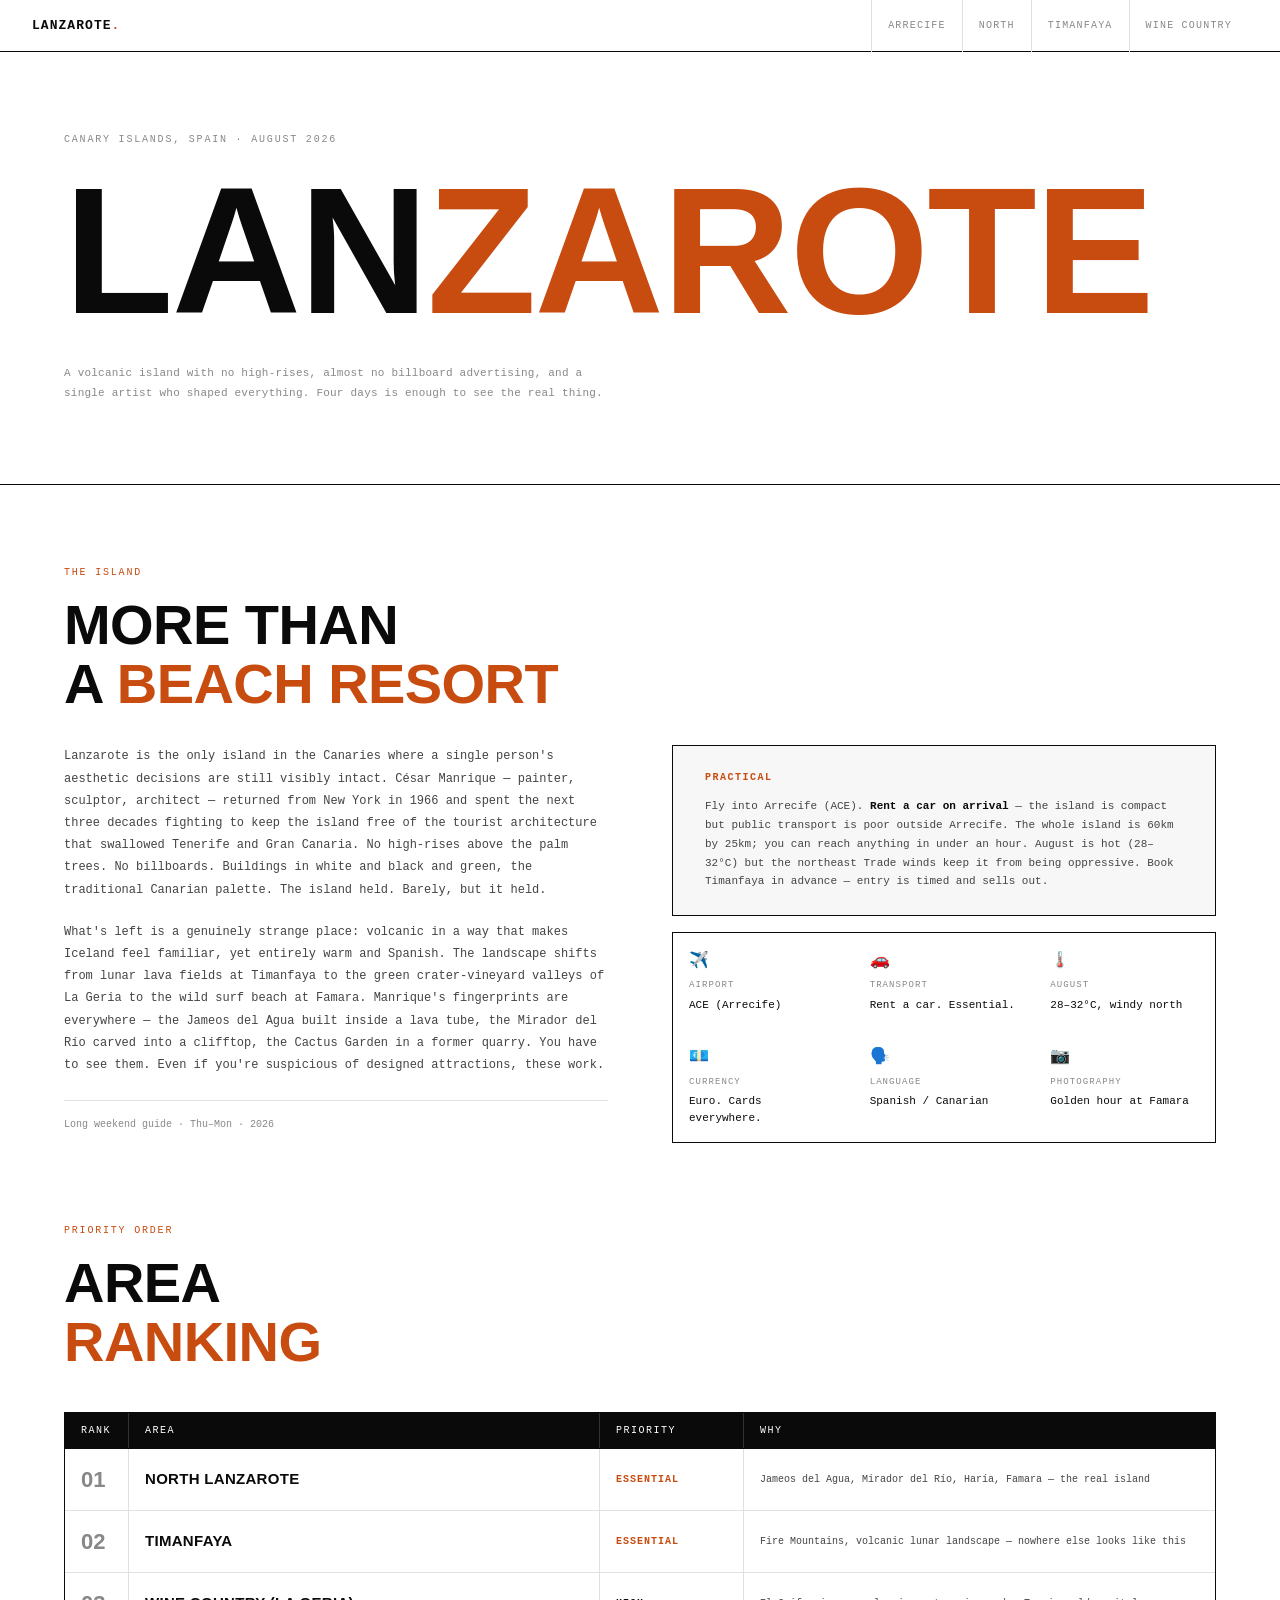
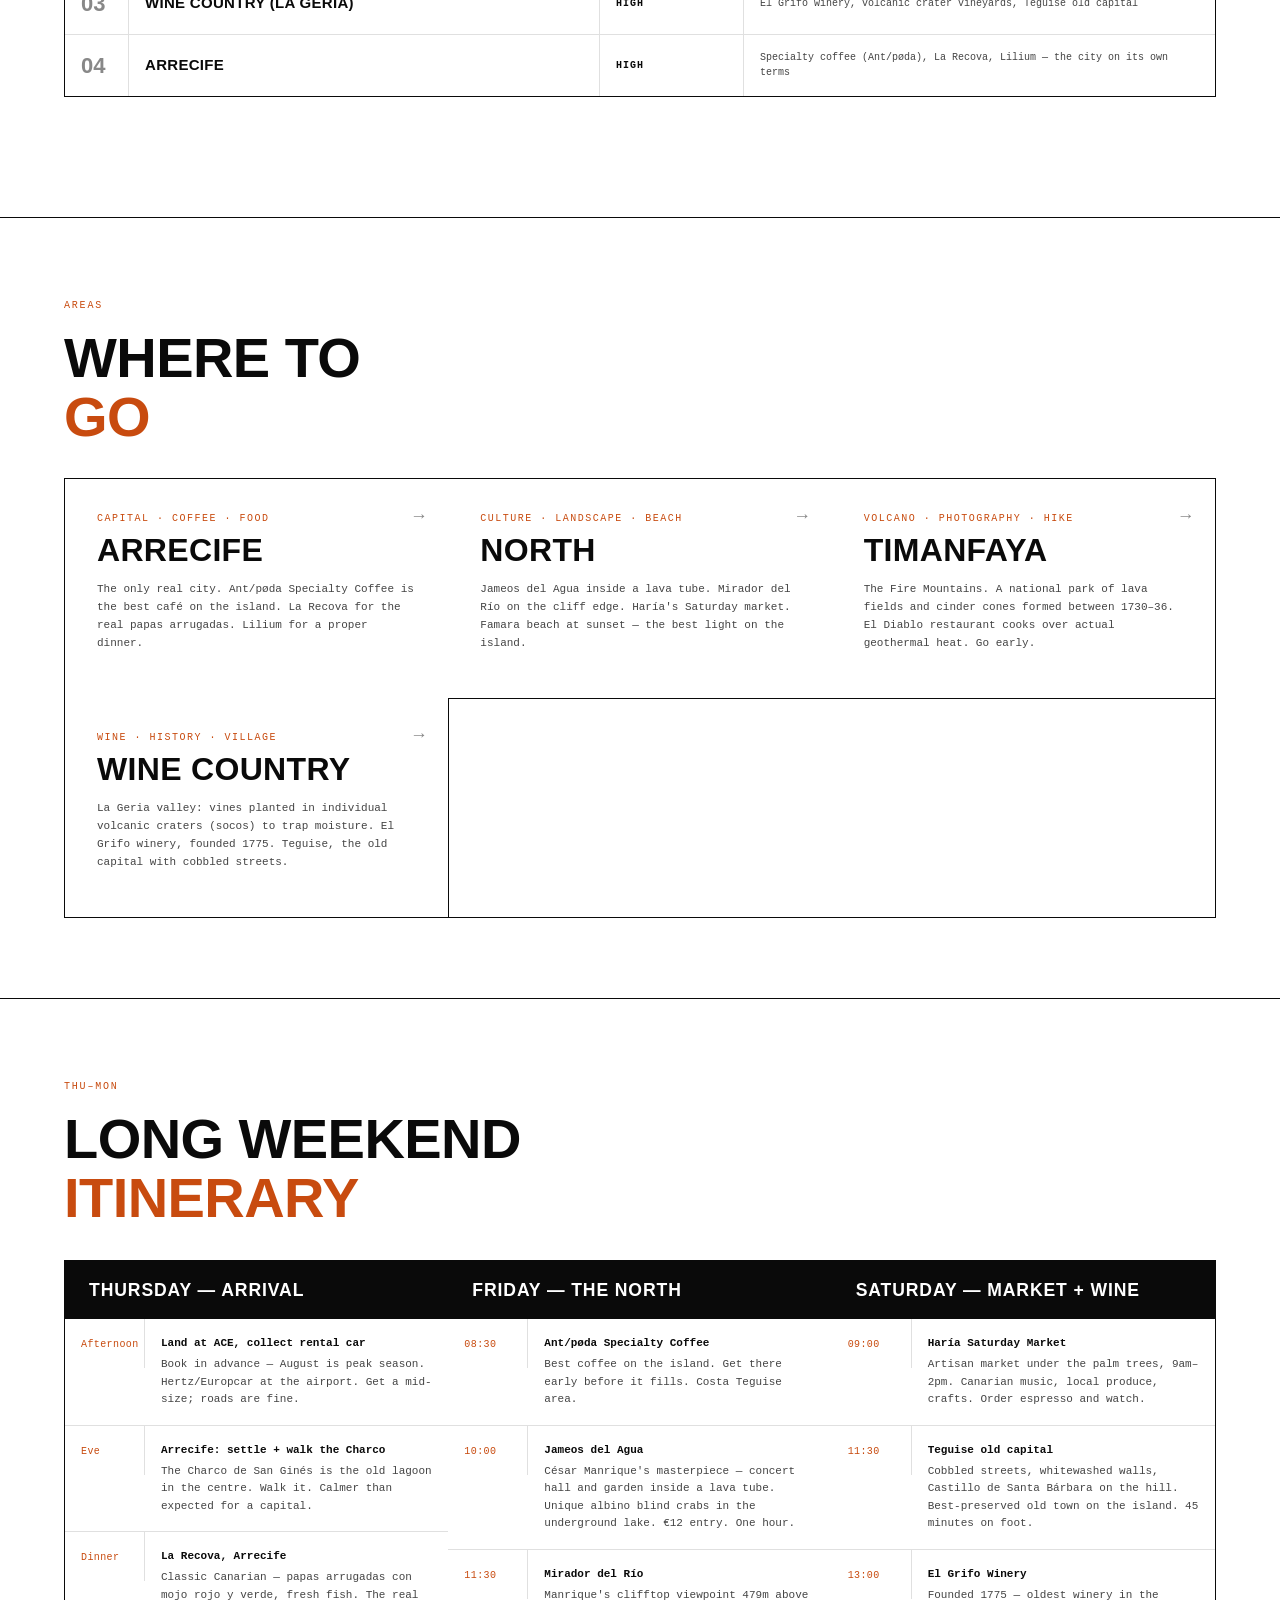
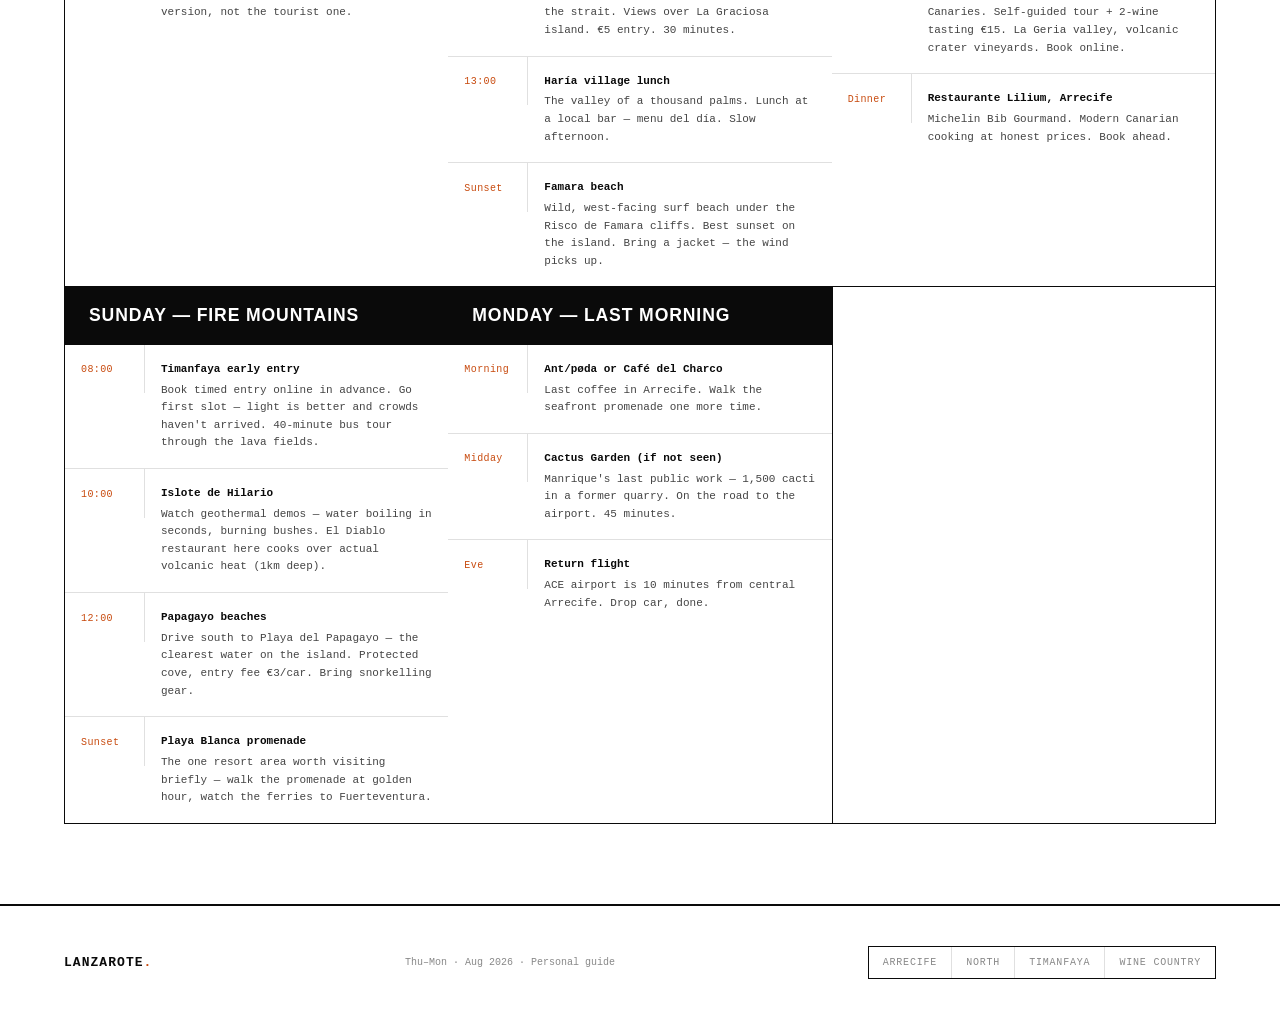
<file: index.html>
<!DOCTYPE html>
<html lang="en">
<head>
  <meta charset="UTF-8" />
  <meta name="viewport" content="width=device-width, initial-scale=1.0" />
  <title>Lanzarote — A Local Guide</title>
  <meta name="description" content="A long-weekend guide to Lanzarote. Volcanic landscapes, César Manrique, volcanic wine, honest food, and photography. No resort strips." />
  <link rel="stylesheet" href="./style.css" />
</head>
<body>

<nav>
  <div class="nav-logo">Lanzarote<span>.</span></div>
  <ul class="nav-links">
    <li><a href="./arrecife.html">Arrecife</a></li>
    <li><a href="./north.html">North</a></li>
    <li><a href="./timanfaya.html">Timanfaya</a></li>
    <li><a href="./wine.html">Wine Country</a></li>
  </ul>
</nav>

<div class="hero">
  <div class="hero-bg"></div>
  <div class="hero-content">
    <div class="hero-overline">Canary Islands, Spain · August 2026</div>
    <h1>LAN<em>ZAROTE</em></h1>
    <p class="hero-tagline">A volcanic island with no high-rises, almost no billboard advertising, and a single artist who shaped everything. Four days is enough to see the real thing.</p>
  </div>
</div>

<div class="munich-intro">
  <div class="section-label">The island</div>
  <h2 class="section-title">More than<br>a <em>beach resort</em></h2>

  <div class="munich-intro-grid">
    <div>
      <p class="section-body">Lanzarote is the only island in the Canaries where a single person's aesthetic decisions are still visibly intact. César Manrique — painter, sculptor, architect — returned from New York in 1966 and spent the next three decades fighting to keep the island free of the tourist architecture that swallowed Tenerife and Gran Canaria. No high-rises above the palm trees. No billboards. Buildings in white and black and green, the traditional Canarian palette. The island held. Barely, but it held.</p>
      <p class="section-body" style="margin-top:1.25rem">What's left is a genuinely strange place: volcanic in a way that makes Iceland feel familiar, yet entirely warm and Spanish. The landscape shifts from lunar lava fields at Timanfaya to the green crater-vineyard valleys of La Geria to the wild surf beach at Famara. Manrique's fingerprints are everywhere — the Jameos del Agua built inside a lava tube, the Mirador del Río carved into a clifftop, the Cactus Garden in a former quarry. You have to see them. Even if you're suspicious of designed attractions, these work.</p>
      <div class="munich-fact">Long weekend guide · Thu–Mon · 2026</div>
    </div>
    <div>
      <div class="base-card">
        <div class="base-card-label">Practical</div>
        <p>Fly into Arrecife (ACE). <strong>Rent a car on arrival</strong> — the island is compact but public transport is poor outside Arrecife. The whole island is 60km by 25km; you can reach anything in under an hour. August is hot (28–32°C) but the northeast Trade winds keep it from being oppressive. Book Timanfaya in advance — entry is timed and sells out.</p>
      </div>
      <div class="essentials" style="margin-top: 1rem;">
        <div class="essential-item">
          <div class="essential-icon">✈️</div>
          <div class="essential-label">Airport</div>
          <div class="essential-value">ACE (Arrecife)</div>
        </div>
        <div class="essential-item">
          <div class="essential-icon">🚗</div>
          <div class="essential-label">Transport</div>
          <div class="essential-value">Rent a car. Essential.</div>
        </div>
        <div class="essential-item">
          <div class="essential-icon">🌡️</div>
          <div class="essential-label">August</div>
          <div class="essential-value">28–32°C, windy north</div>
        </div>
        <div class="essential-item">
          <div class="essential-icon">💶</div>
          <div class="essential-label">Currency</div>
          <div class="essential-value">Euro. Cards everywhere.</div>
        </div>
        <div class="essential-item">
          <div class="essential-icon">🗣️</div>
          <div class="essential-label">Language</div>
          <div class="essential-value">Spanish / Canarian</div>
        </div>
        <div class="essential-item">
          <div class="essential-icon">📷</div>
          <div class="essential-label">Photography</div>
          <div class="essential-value">Golden hour at Famara</div>
        </div>
      </div>
    </div>
  </div>
</div>

<div class="section" id="ranking">
  <div class="section-label">Priority Order</div>
  <h2 class="section-title">Area<br><em>Ranking</em></h2>

  <div class="neighbourhood-ranking">
    <div class="ranking-header">
      <div>RANK</div>
      <div>AREA</div>
      <div>PRIORITY</div>
      <div>WHY</div>
    </div>
    <div class="ranking-row">
      <div class="ranking-rank">01</div>
      <div class="ranking-name">North Lanzarote</div>
      <div class="priority-essential">ESSENTIAL</div>
      <div class="ranking-why">Jameos del Agua, Mirador del Río, Haría, Famara — the real island</div>
    </div>
    <div class="ranking-row">
      <div class="ranking-rank">02</div>
      <div class="ranking-name">Timanfaya</div>
      <div class="priority-essential">ESSENTIAL</div>
      <div class="ranking-why">Fire Mountains, volcanic lunar landscape — nowhere else looks like this</div>
    </div>
    <div class="ranking-row">
      <div class="ranking-rank">03</div>
      <div class="ranking-name">Wine Country (La Geria)</div>
      <div class="priority-high">HIGH</div>
      <div class="ranking-why">El Grifo winery, volcanic crater vineyards, Teguise old capital</div>
    </div>
    <div class="ranking-row">
      <div class="ranking-rank">04</div>
      <div class="ranking-name">Arrecife</div>
      <div class="priority-high">HIGH</div>
      <div class="ranking-why">Specialty coffee (Ant/pøda), La Recova, Lilium — the city on its own terms</div>
    </div>
  </div>
</div>

<hr class="divider" />

<div class="section">
  <div class="section-label">Areas</div>
  <h2 class="section-title">Where to<br><em>go</em></h2>

  <div class="neighborhoods-grid">
    <a href="./arrecife.html" class="neighborhood-card">
      <div class="neighborhood-card-content">
        <div class="neighborhood-card-label">Capital · Coffee · Food</div>
        <div class="neighborhood-card-name">Arrecife</div>
        <div class="neighborhood-card-tagline">The only real city. Ant/pøda Specialty Coffee is the best café on the island. La Recova for the real papas arrugadas. Lilium for a proper dinner.</div>
      </div>
      <div class="neighborhood-card-arrow">→</div>
    </a>
    <a href="./north.html" class="neighborhood-card">
      <div class="neighborhood-card-content">
        <div class="neighborhood-card-label">Culture · Landscape · Beach</div>
        <div class="neighborhood-card-name">North</div>
        <div class="neighborhood-card-tagline">Jameos del Agua inside a lava tube. Mirador del Río on the cliff edge. Haría's Saturday market. Famara beach at sunset — the best light on the island.</div>
      </div>
      <div class="neighborhood-card-arrow">→</div>
    </a>
    <a href="./timanfaya.html" class="neighborhood-card">
      <div class="neighborhood-card-content">
        <div class="neighborhood-card-label">Volcano · Photography · Hike</div>
        <div class="neighborhood-card-name">Timanfaya</div>
        <div class="neighborhood-card-tagline">The Fire Mountains. A national park of lava fields and cinder cones formed between 1730–36. El Diablo restaurant cooks over actual geothermal heat. Go early.</div>
      </div>
      <div class="neighborhood-card-arrow">→</div>
    </a>
    <a href="./wine.html" class="neighborhood-card">
      <div class="neighborhood-card-content">
        <div class="neighborhood-card-label">Wine · History · Village</div>
        <div class="neighborhood-card-name">Wine Country</div>
        <div class="neighborhood-card-tagline">La Geria valley: vines planted in individual volcanic craters (socos) to trap moisture. El Grifo winery, founded 1775. Teguise, the old capital with cobbled streets.</div>
      </div>
      <div class="neighborhood-card-arrow">→</div>
    </a>
  </div>
</div>

<hr class="divider" />

<div class="section" id="itinerary">
  <div class="section-label">Thu–Mon</div>
  <h2 class="section-title">Long weekend<br><em>itinerary</em></h2>

  <div class="agenda-grid">
    <div class="agenda-card">
      <div class="agenda-header">Thursday — Arrival</div>
      <div class="agenda-items">
        <div class="agenda-item">
          <div class="agenda-time">Afternoon</div>
          <div class="agenda-activity"><strong>Land at ACE, collect rental car</strong>Book in advance — August is peak season. Hertz/Europcar at the airport. Get a mid-size; roads are fine.</div>
        </div>
        <div class="agenda-item">
          <div class="agenda-time">Eve</div>
          <div class="agenda-activity"><strong>Arrecife: settle + walk the Charco</strong>The Charco de San Ginés is the old lagoon in the centre. Walk it. Calmer than expected for a capital.</div>
        </div>
        <div class="agenda-item">
          <div class="agenda-time">Dinner</div>
          <div class="agenda-activity"><strong>La Recova, Arrecife</strong>Classic Canarian — papas arrugadas con mojo rojo y verde, fresh fish. The real version, not the tourist one.</div>
        </div>
      </div>
    </div>

    <div class="agenda-card">
      <div class="agenda-header">Friday — The North</div>
      <div class="agenda-items">
        <div class="agenda-item">
          <div class="agenda-time">08:30</div>
          <div class="agenda-activity"><strong>Ant/pøda Specialty Coffee</strong>Best coffee on the island. Get there early before it fills. Costa Teguise area.</div>
        </div>
        <div class="agenda-item">
          <div class="agenda-time">10:00</div>
          <div class="agenda-activity"><strong>Jameos del Agua</strong>César Manrique's masterpiece — concert hall and garden inside a lava tube. Unique albino blind crabs in the underground lake. €12 entry. One hour.</div>
        </div>
        <div class="agenda-item">
          <div class="agenda-time">11:30</div>
          <div class="agenda-activity"><strong>Mirador del Río</strong>Manrique's clifftop viewpoint 479m above the strait. Views over La Graciosa island. €5 entry. 30 minutes.</div>
        </div>
        <div class="agenda-item">
          <div class="agenda-time">13:00</div>
          <div class="agenda-activity"><strong>Haría village lunch</strong>The valley of a thousand palms. Lunch at a local bar — menu del día. Slow afternoon.</div>
        </div>
        <div class="agenda-item">
          <div class="agenda-time">Sunset</div>
          <div class="agenda-activity"><strong>Famara beach</strong>Wild, west-facing surf beach under the Risco de Famara cliffs. Best sunset on the island. Bring a jacket — the wind picks up.</div>
        </div>
      </div>
    </div>

    <div class="agenda-card">
      <div class="agenda-header">Saturday — Market + Wine</div>
      <div class="agenda-items">
        <div class="agenda-item">
          <div class="agenda-time">09:00</div>
          <div class="agenda-activity"><strong>Haría Saturday Market</strong>Artisan market under the palm trees, 9am–2pm. Canarian music, local produce, crafts. Order espresso and watch.</div>
        </div>
        <div class="agenda-item">
          <div class="agenda-time">11:30</div>
          <div class="agenda-activity"><strong>Teguise old capital</strong>Cobbled streets, whitewashed walls, Castillo de Santa Bárbara on the hill. Best-preserved old town on the island. 45 minutes on foot.</div>
        </div>
        <div class="agenda-item">
          <div class="agenda-time">13:00</div>
          <div class="agenda-activity"><strong>El Grifo Winery</strong>Founded 1775 — oldest winery in the Canaries. Self-guided tour + 2-wine tasting €15. La Geria valley, volcanic crater vineyards. Book online.</div>
        </div>
        <div class="agenda-item">
          <div class="agenda-time">Dinner</div>
          <div class="agenda-activity"><strong>Restaurante Lilium, Arrecife</strong>Michelin Bib Gourmand. Modern Canarian cooking at honest prices. Book ahead.</div>
        </div>
      </div>
    </div>

    <div class="agenda-card">
      <div class="agenda-header">Sunday — Fire Mountains</div>
      <div class="agenda-items">
        <div class="agenda-item">
          <div class="agenda-time">08:00</div>
          <div class="agenda-activity"><strong>Timanfaya early entry</strong>Book timed entry online in advance. Go first slot — light is better and crowds haven't arrived. 40-minute bus tour through the lava fields.</div>
        </div>
        <div class="agenda-item">
          <div class="agenda-time">10:00</div>
          <div class="agenda-activity"><strong>Islote de Hilario</strong>Watch geothermal demos — water boiling in seconds, burning bushes. El Diablo restaurant here cooks over actual volcanic heat (1km deep).</div>
        </div>
        <div class="agenda-item">
          <div class="agenda-time">12:00</div>
          <div class="agenda-activity"><strong>Papagayo beaches</strong>Drive south to Playa del Papagayo — the clearest water on the island. Protected cove, entry fee €3/car. Bring snorkelling gear.</div>
        </div>
        <div class="agenda-item">
          <div class="agenda-time">Sunset</div>
          <div class="agenda-activity"><strong>Playa Blanca promenade</strong>The one resort area worth visiting briefly — walk the promenade at golden hour, watch the ferries to Fuerteventura.</div>
        </div>
      </div>
    </div>

    <div class="agenda-card">
      <div class="agenda-header">Monday — Last Morning</div>
      <div class="agenda-items">
        <div class="agenda-item">
          <div class="agenda-time">Morning</div>
          <div class="agenda-activity"><strong>Ant/pøda or Café del Charco</strong>Last coffee in Arrecife. Walk the seafront promenade one more time.</div>
        </div>
        <div class="agenda-item">
          <div class="agenda-time">Midday</div>
          <div class="agenda-activity"><strong>Cactus Garden (if not seen)</strong>Manrique's last public work — 1,500 cacti in a former quarry. On the road to the airport. 45 minutes.</div>
        </div>
        <div class="agenda-item">
          <div class="agenda-time">Eve</div>
          <div class="agenda-activity"><strong>Return flight</strong>ACE airport is 10 minutes from central Arrecife. Drop car, done.</div>
        </div>
      </div>
    </div>
  </div>
</div>

<hr class="divider" />

<footer>
  <div class="footer-logo">Lanzarote<span>.</span></div>
  <div class="footer-note">Thu–Mon · Aug 2026 · Personal guide</div>
  <ul class="footer-links">
    <li><a href="./arrecife.html">Arrecife</a></li>
    <li><a href="./north.html">North</a></li>
    <li><a href="./timanfaya.html">Timanfaya</a></li>
    <li><a href="./wine.html">Wine Country</a></li>
  </ul>
</footer>

<button class="back-to-top">↑</button>
<script src="./script.js"></script>
</body>
</html>
</file>
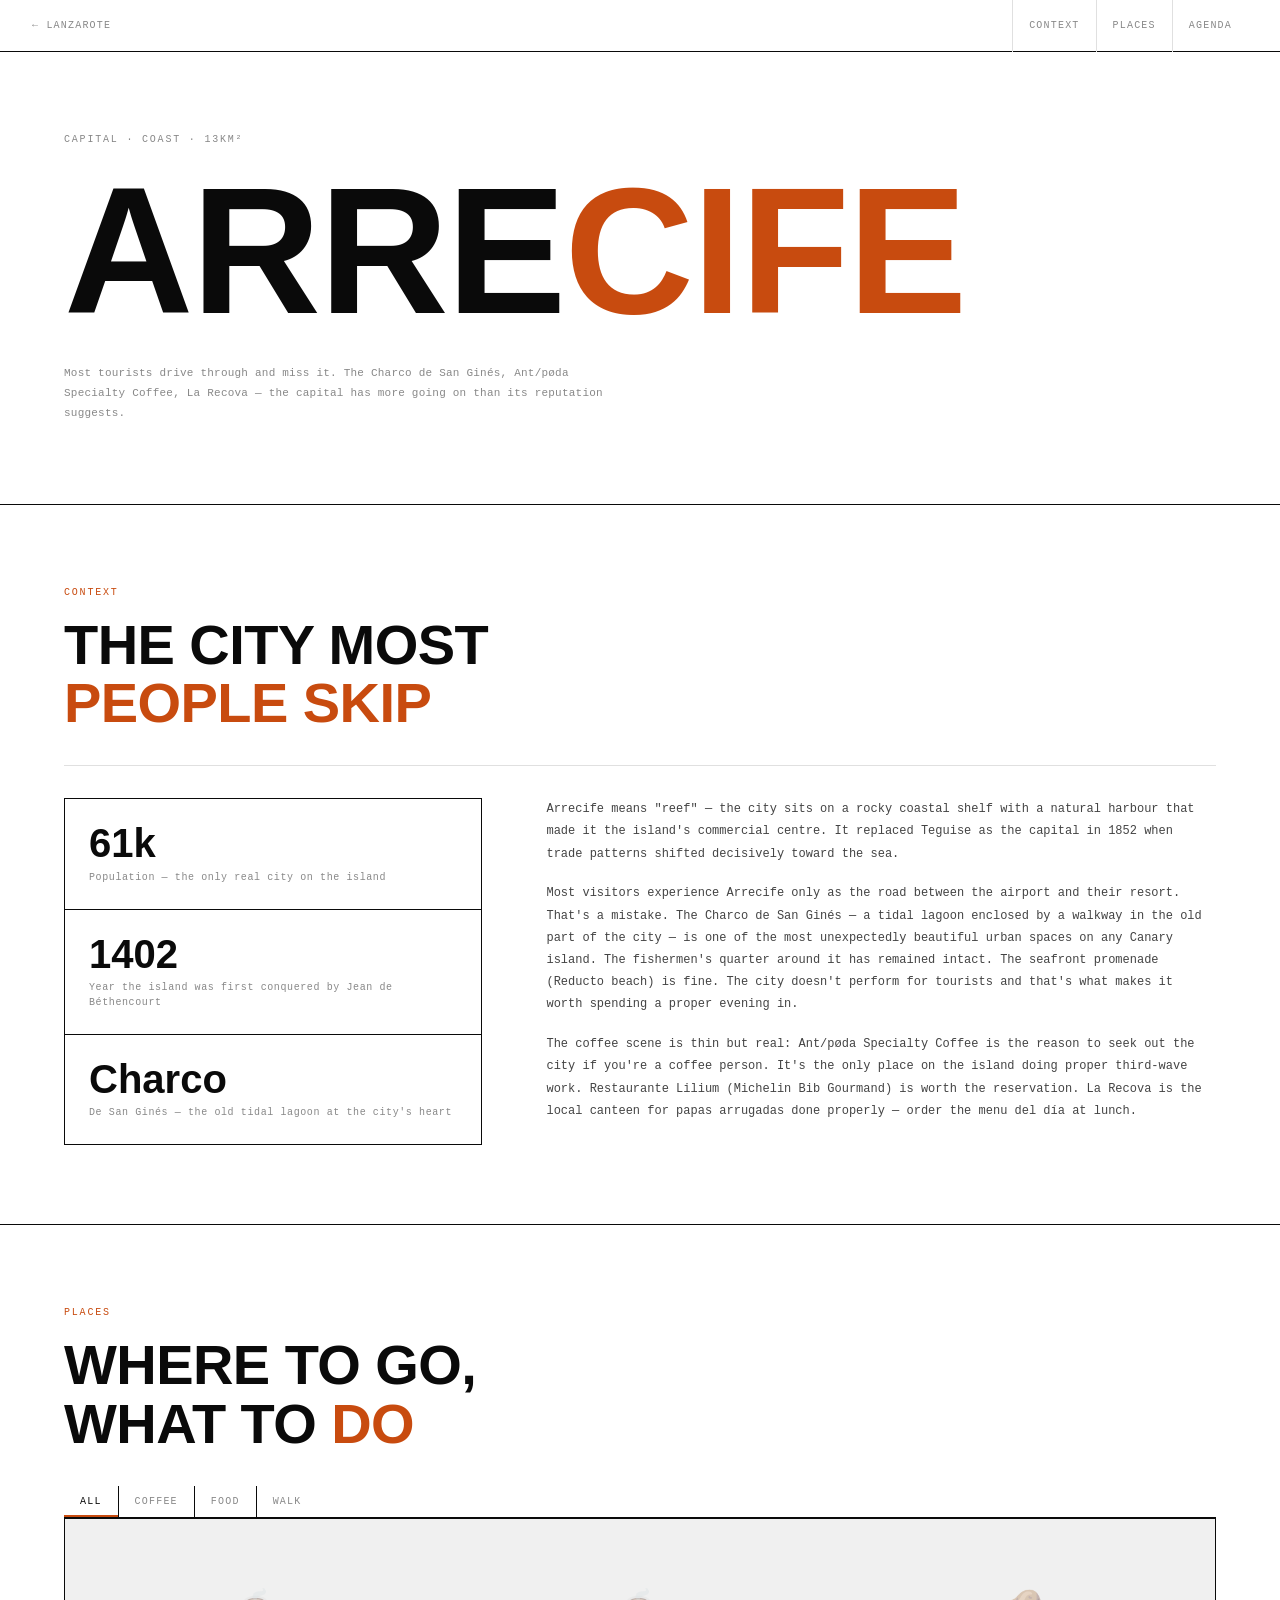
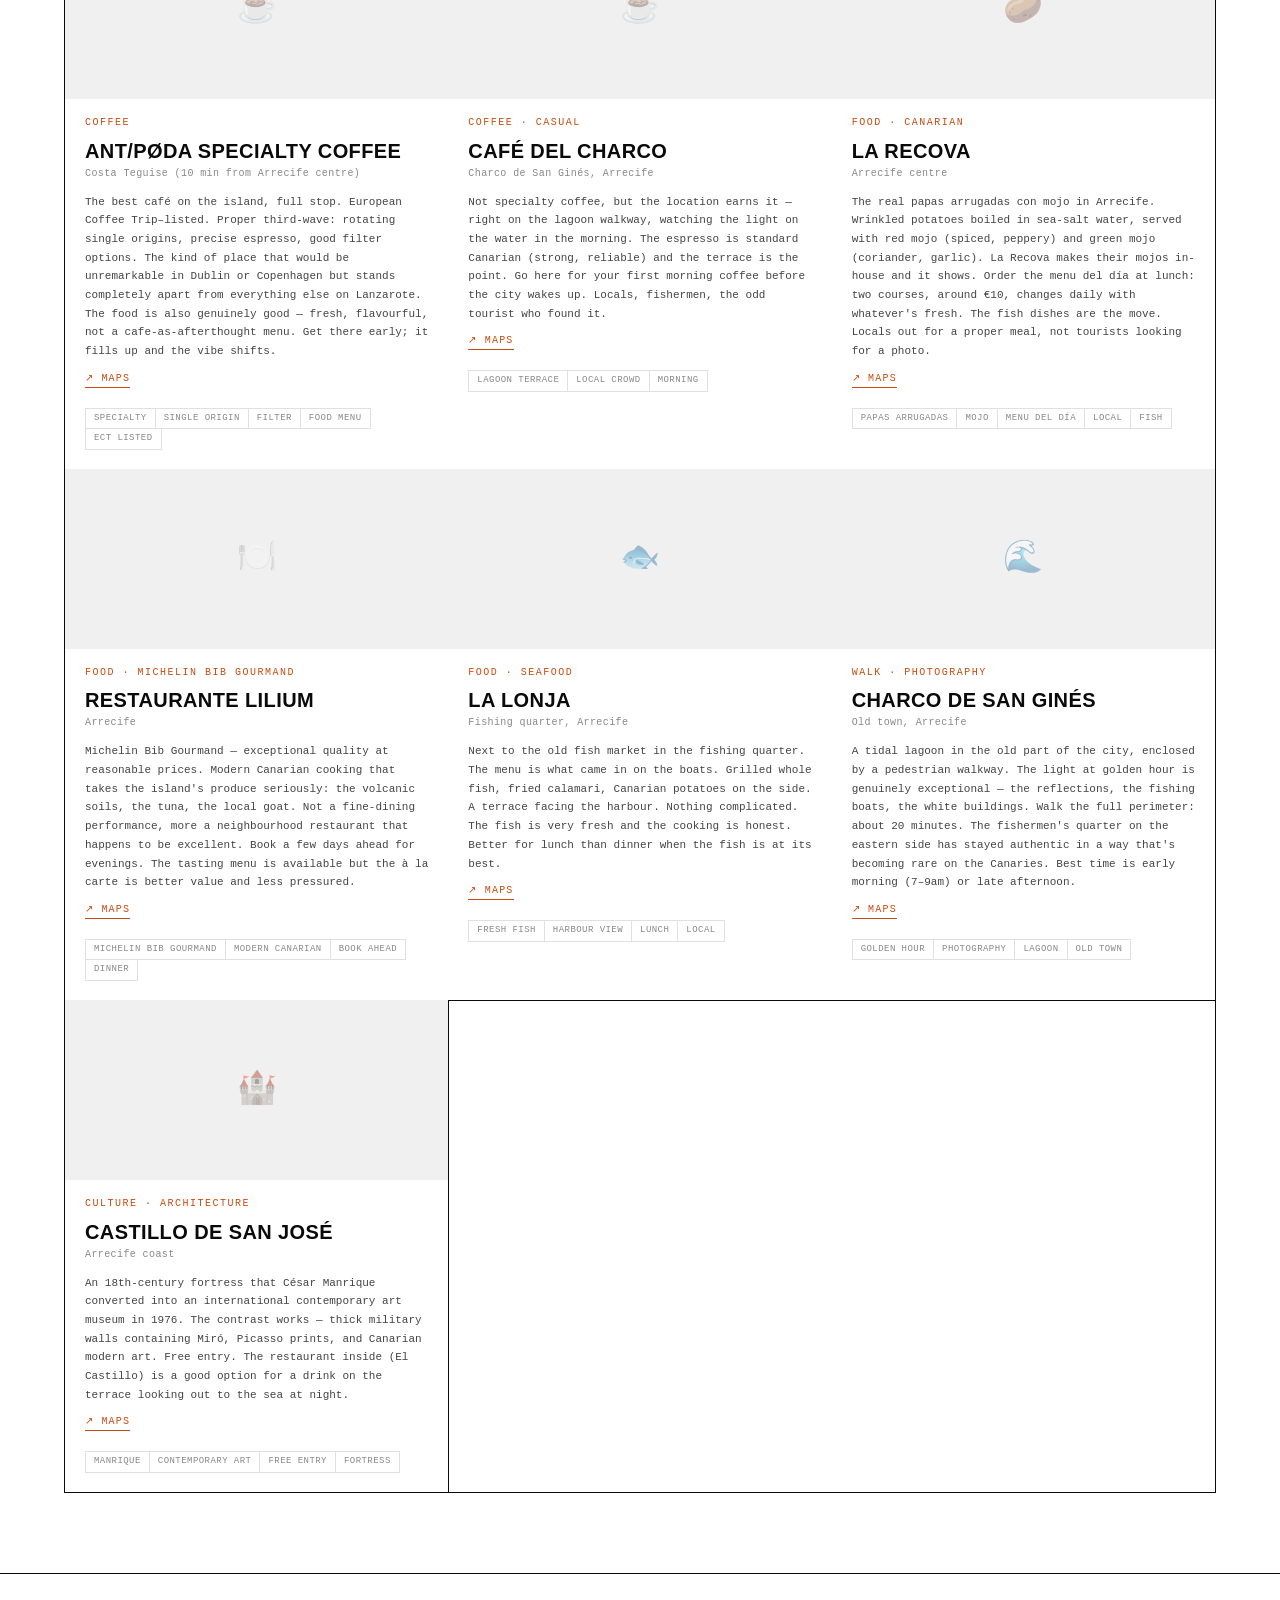
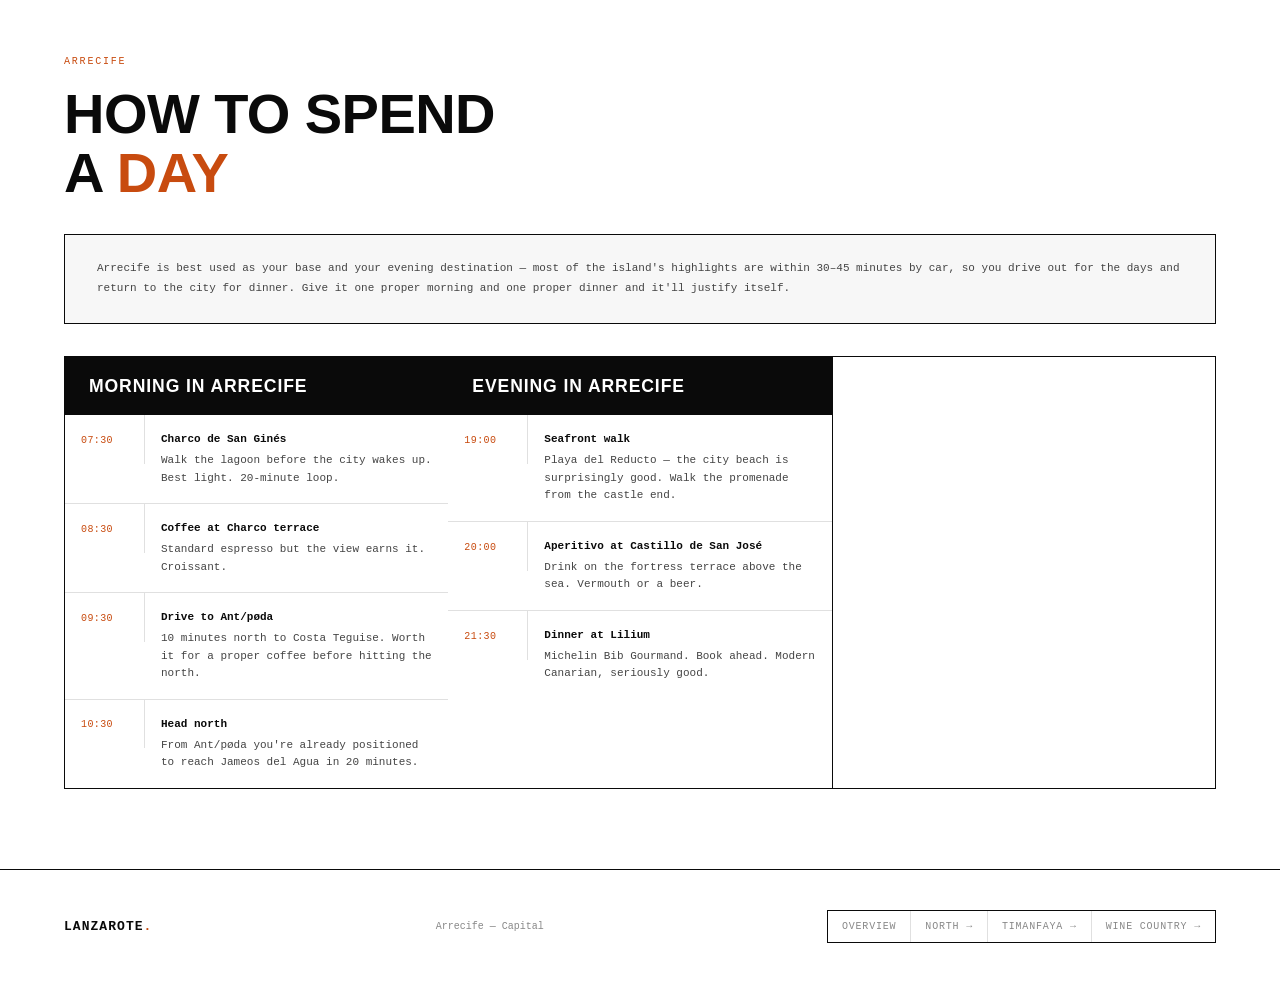
<file: arrecife.html>
<!DOCTYPE html>
<html lang="en">
<head>
  <meta charset="UTF-8" />
  <meta name="viewport" content="width=device-width, initial-scale=1.0" />
  <title>Arrecife — Lanzarote Guide</title>
  <meta name="description" content="Guide to Arrecife: the Lanzarote capital that most tourists skip. Specialty coffee, local restaurants, the Charco lagoon." />
  <link rel="stylesheet" href="./style.css" />
</head>
<body>

<nav>
  <a href="./index.html" class="nav-back">← Lanzarote</a>
  <ul class="nav-links">
    <li><a href="#context">Context</a></li>
    <li><a href="#places">Places</a></li>
    <li><a href="#agenda">Agenda</a></li>
  </ul>
</nav>

<div class="hero">
  <div class="hero-bg"></div>
  <div class="hero-content">
    <div class="hero-overline">Capital · Coast · 13km²</div>
    <h1>ARRE<em>CIFE</em></h1>
    <p class="hero-tagline">Most tourists drive through and miss it. The Charco de San Ginés, Ant/pøda Specialty Coffee, La Recova — the capital has more going on than its reputation suggests.</p>
  </div>
</div>

<div class="section" id="context">
  <div class="section-label">Context</div>
  <h2 class="section-title">The city most<br><em>people skip</em></h2>

  <div class="history-block">
    <div class="history-stats">
      <div class="stat">
        <div class="stat-number">61k</div>
        <div class="stat-label">Population — the only real city on the island</div>
      </div>
      <div class="stat">
        <div class="stat-number">1402</div>
        <div class="stat-label">Year the island was first conquered by Jean de Béthencourt</div>
      </div>
      <div class="stat">
        <div class="stat-number">Charco</div>
        <div class="stat-label">De San Ginés — the old tidal lagoon at the city's heart</div>
      </div>
    </div>
    <div class="section-body">
      <p>Arrecife means "reef" — the city sits on a rocky coastal shelf with a natural harbour that made it the island's commercial centre. It replaced Teguise as the capital in 1852 when trade patterns shifted decisively toward the sea.</p>
      <p>Most visitors experience Arrecife only as the road between the airport and their resort. That's a mistake. The Charco de San Ginés — a tidal lagoon enclosed by a walkway in the old part of the city — is one of the most unexpectedly beautiful urban spaces on any Canary island. The fishermen's quarter around it has remained intact. The seafront promenade (Reducto beach) is fine. The city doesn't perform for tourists and that's what makes it worth spending a proper evening in.</p>
      <p>The coffee scene is thin but real: Ant/pøda Specialty Coffee is the reason to seek out the city if you're a coffee person. It's the only place on the island doing proper third-wave work. Restaurante Lilium (Michelin Bib Gourmand) is worth the reservation. La Recova is the local canteen for papas arrugadas done properly — order the menu del día at lunch.</p>
    </div>
  </div>
</div>

<hr class="divider" />

<div class="section" id="places">
  <div class="section-label">Places</div>
  <h2 class="section-title">Where to go,<br>what to <em>do</em></h2>

  <div class="filter-bar">
    <button class="filter-btn active" data-filter="all">All</button>
    <button class="filter-btn" data-filter="coffee">Coffee</button>
    <button class="filter-btn" data-filter="food">Food</button>
    <button class="filter-btn" data-filter="walk">Walk</button>
  </div>

  <div class="places-grid">

    <div class="place-card" data-category="coffee">
      <div class="place-img"><div class="place-img-placeholder">☕</div></div>
      <div class="place-category">Coffee</div>
      <div class="place-name">Ant/pøda Specialty Coffee</div>
      <div class="place-address">Costa Teguise (10 min from Arrecife centre)</div>
      <div class="place-desc">The best café on the island, full stop. European Coffee Trip–listed. Proper third-wave: rotating single origins, precise espresso, good filter options. The kind of place that would be unremarkable in Dublin or Copenhagen but stands completely apart from everything else on Lanzarote. The food is also genuinely good — fresh, flavourful, not a cafe-as-afterthought menu. Get there early; it fills up and the vibe shifts.</div>
      <a href="https://maps.apple.com/?q=Antipoda+Specialty+Coffee+Costa+Teguise" class="maps-link" target="_blank">↗ MAPS</a>
      <div class="place-tags">
        <span class="place-tag">specialty</span>
        <span class="place-tag">single origin</span>
        <span class="place-tag">filter</span>
        <span class="place-tag">food menu</span>
        <span class="place-tag">ECT listed</span>
      </div>
    </div>

    <div class="place-card" data-category="coffee">
      <div class="place-img"><div class="place-img-placeholder">☕</div></div>
      <div class="place-category">Coffee · Casual</div>
      <div class="place-name">Café del Charco</div>
      <div class="place-address">Charco de San Ginés, Arrecife</div>
      <div class="place-desc">Not specialty coffee, but the location earns it — right on the lagoon walkway, watching the light on the water in the morning. The espresso is standard Canarian (strong, reliable) and the terrace is the point. Go here for your first morning coffee before the city wakes up. Locals, fishermen, the odd tourist who found it.</div>
      <a href="https://maps.apple.com/?q=Charco+de+San+Gines+Arrecife" class="maps-link" target="_blank">↗ MAPS</a>
      <div class="place-tags">
        <span class="place-tag">lagoon terrace</span>
        <span class="place-tag">local crowd</span>
        <span class="place-tag">morning</span>
      </div>
    </div>

    <div class="place-card" data-category="food">
      <div class="place-img"><div class="place-img-placeholder">🥔</div></div>
      <div class="place-category">Food · Canarian</div>
      <div class="place-name">La Recova</div>
      <div class="place-address">Arrecife centre</div>
      <div class="place-desc">The real papas arrugadas con mojo in Arrecife. Wrinkled potatoes boiled in sea-salt water, served with red mojo (spiced, peppery) and green mojo (coriander, garlic). La Recova makes their mojos in-house and it shows. Order the menu del día at lunch: two courses, around €10, changes daily with whatever's fresh. The fish dishes are the move. Locals out for a proper meal, not tourists looking for a photo.</div>
      <a href="https://maps.apple.com/?q=La+Recova+Arrecife+Lanzarote" class="maps-link" target="_blank">↗ MAPS</a>
      <div class="place-tags">
        <span class="place-tag">papas arrugadas</span>
        <span class="place-tag">mojo</span>
        <span class="place-tag">menu del día</span>
        <span class="place-tag">local</span>
        <span class="place-tag">fish</span>
      </div>
    </div>

    <div class="place-card" data-category="food">
      <div class="place-img"><div class="place-img-placeholder">🍽️</div></div>
      <div class="place-category">Food · Michelin Bib Gourmand</div>
      <div class="place-name">Restaurante Lilium</div>
      <div class="place-address">Arrecife</div>
      <div class="place-desc">Michelin Bib Gourmand — exceptional quality at reasonable prices. Modern Canarian cooking that takes the island's produce seriously: the volcanic soils, the tuna, the local goat. Not a fine-dining performance, more a neighbourhood restaurant that happens to be excellent. Book a few days ahead for evenings. The tasting menu is available but the à la carte is better value and less pressured.</div>
      <a href="https://maps.apple.com/?q=Restaurante+Lilium+Arrecife" class="maps-link" target="_blank">↗ MAPS</a>
      <div class="place-tags">
        <span class="place-tag">michelin bib gourmand</span>
        <span class="place-tag">modern canarian</span>
        <span class="place-tag">book ahead</span>
        <span class="place-tag">dinner</span>
      </div>
    </div>

    <div class="place-card" data-category="food">
      <div class="place-img"><div class="place-img-placeholder">🐟</div></div>
      <div class="place-category">Food · Seafood</div>
      <div class="place-name">La Lonja</div>
      <div class="place-address">Fishing quarter, Arrecife</div>
      <div class="place-desc">Next to the old fish market in the fishing quarter. The menu is what came in on the boats. Grilled whole fish, fried calamari, Canarian potatoes on the side. A terrace facing the harbour. Nothing complicated. The fish is very fresh and the cooking is honest. Better for lunch than dinner when the fish is at its best.</div>
      <a href="https://maps.apple.com/?q=La+Lonja+Arrecife+Lanzarote" class="maps-link" target="_blank">↗ MAPS</a>
      <div class="place-tags">
        <span class="place-tag">fresh fish</span>
        <span class="place-tag">harbour view</span>
        <span class="place-tag">lunch</span>
        <span class="place-tag">local</span>
      </div>
    </div>

    <div class="place-card" data-category="walk">
      <div class="place-img"><div class="place-img-placeholder">🌊</div></div>
      <div class="place-category">Walk · Photography</div>
      <div class="place-name">Charco de San Ginés</div>
      <div class="place-address">Old town, Arrecife</div>
      <div class="place-desc">A tidal lagoon in the old part of the city, enclosed by a pedestrian walkway. The light at golden hour is genuinely exceptional — the reflections, the fishing boats, the white buildings. Walk the full perimeter: about 20 minutes. The fishermen's quarter on the eastern side has stayed authentic in a way that's becoming rare on the Canaries. Best time is early morning (7–9am) or late afternoon.</div>
      <a href="https://maps.apple.com/?q=Charco+de+San+Gines+Arrecife" class="maps-link" target="_blank">↗ MAPS</a>
      <div class="place-tags">
        <span class="place-tag">golden hour</span>
        <span class="place-tag">photography</span>
        <span class="place-tag">lagoon</span>
        <span class="place-tag">old town</span>
      </div>
    </div>

    <div class="place-card" data-category="walk">
      <div class="place-img"><div class="place-img-placeholder">🏰</div></div>
      <div class="place-category">Culture · Architecture</div>
      <div class="place-name">Castillo de San José</div>
      <div class="place-address">Arrecife coast</div>
      <div class="place-desc">An 18th-century fortress that César Manrique converted into an international contemporary art museum in 1976. The contrast works — thick military walls containing Miró, Picasso prints, and Canarian modern art. Free entry. The restaurant inside (El Castillo) is a good option for a drink on the terrace looking out to the sea at night.</div>
      <a href="https://maps.apple.com/?q=Castillo+de+San+Jose+Arrecife" class="maps-link" target="_blank">↗ MAPS</a>
      <div class="place-tags">
        <span class="place-tag">manrique</span>
        <span class="place-tag">contemporary art</span>
        <span class="place-tag">free entry</span>
        <span class="place-tag">fortress</span>
      </div>
    </div>

  </div>
</div>

<hr class="divider" />

<div class="section" id="agenda">
  <div class="section-label">Arrecife</div>
  <h2 class="section-title">How to spend<br>a <em>day</em></h2>

  <div class="intro-card">
    <p>Arrecife is best used as your base and your evening destination — most of the island's highlights are within 30–45 minutes by car, so you drive out for the days and return to the city for dinner. Give it one proper morning and one proper dinner and it'll justify itself.</p>
  </div>

  <div class="agenda-grid">
    <div class="agenda-card">
      <div class="agenda-header">Morning in Arrecife</div>
      <div class="agenda-items">
        <div class="agenda-item">
          <div class="agenda-time">07:30</div>
          <div class="agenda-activity"><strong>Charco de San Ginés</strong>Walk the lagoon before the city wakes up. Best light. 20-minute loop.</div>
        </div>
        <div class="agenda-item">
          <div class="agenda-time">08:30</div>
          <div class="agenda-activity"><strong>Coffee at Charco terrace</strong>Standard espresso but the view earns it. Croissant.</div>
        </div>
        <div class="agenda-item">
          <div class="agenda-time">09:30</div>
          <div class="agenda-activity"><strong>Drive to Ant/pøda</strong>10 minutes north to Costa Teguise. Worth it for a proper coffee before hitting the north.</div>
        </div>
        <div class="agenda-item">
          <div class="agenda-time">10:30</div>
          <div class="agenda-activity"><strong>Head north</strong>From Ant/pøda you're already positioned to reach Jameos del Agua in 20 minutes.</div>
        </div>
      </div>
    </div>

    <div class="agenda-card">
      <div class="agenda-header">Evening in Arrecife</div>
      <div class="agenda-items">
        <div class="agenda-item">
          <div class="agenda-time">19:00</div>
          <div class="agenda-activity"><strong>Seafront walk</strong>Playa del Reducto — the city beach is surprisingly good. Walk the promenade from the castle end.</div>
        </div>
        <div class="agenda-item">
          <div class="agenda-time">20:00</div>
          <div class="agenda-activity"><strong>Aperitivo at Castillo de San José</strong>Drink on the fortress terrace above the sea. Vermouth or a beer.</div>
        </div>
        <div class="agenda-item">
          <div class="agenda-time">21:30</div>
          <div class="agenda-activity"><strong>Dinner at Lilium</strong>Michelin Bib Gourmand. Book ahead. Modern Canarian, seriously good.</div>
        </div>
      </div>
    </div>
  </div>
</div>

<footer>
  <div class="footer-logo">Lanzarote<span>.</span></div>
  <div class="footer-note">Arrecife — Capital</div>
  <ul class="footer-links">
    <li><a href="./index.html">Overview</a></li>
    <li><a href="./north.html">North →</a></li>
    <li><a href="./timanfaya.html">Timanfaya →</a></li>
    <li><a href="./wine.html">Wine Country →</a></li>
  </ul>
</footer>

<button class="back-to-top">↑</button>
<script src="./script.js"></script>
</body>
</html>
</file>
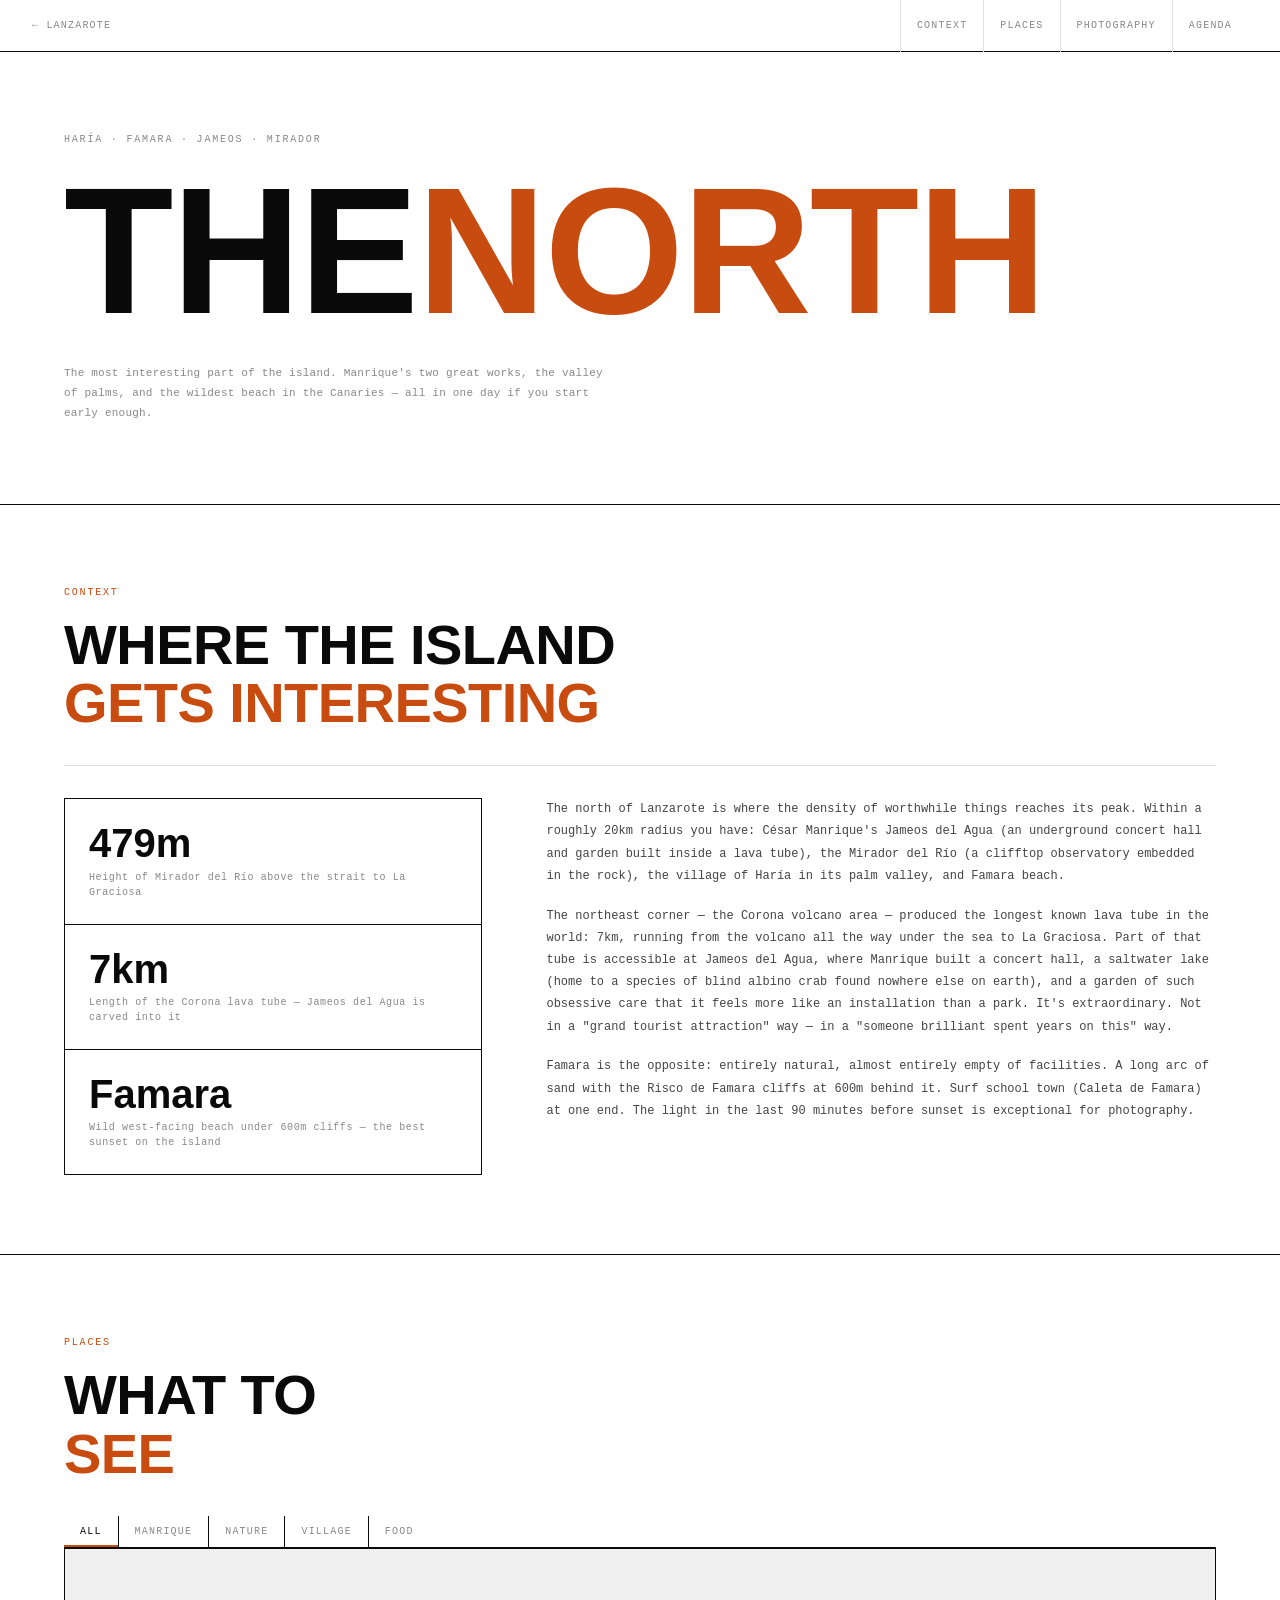
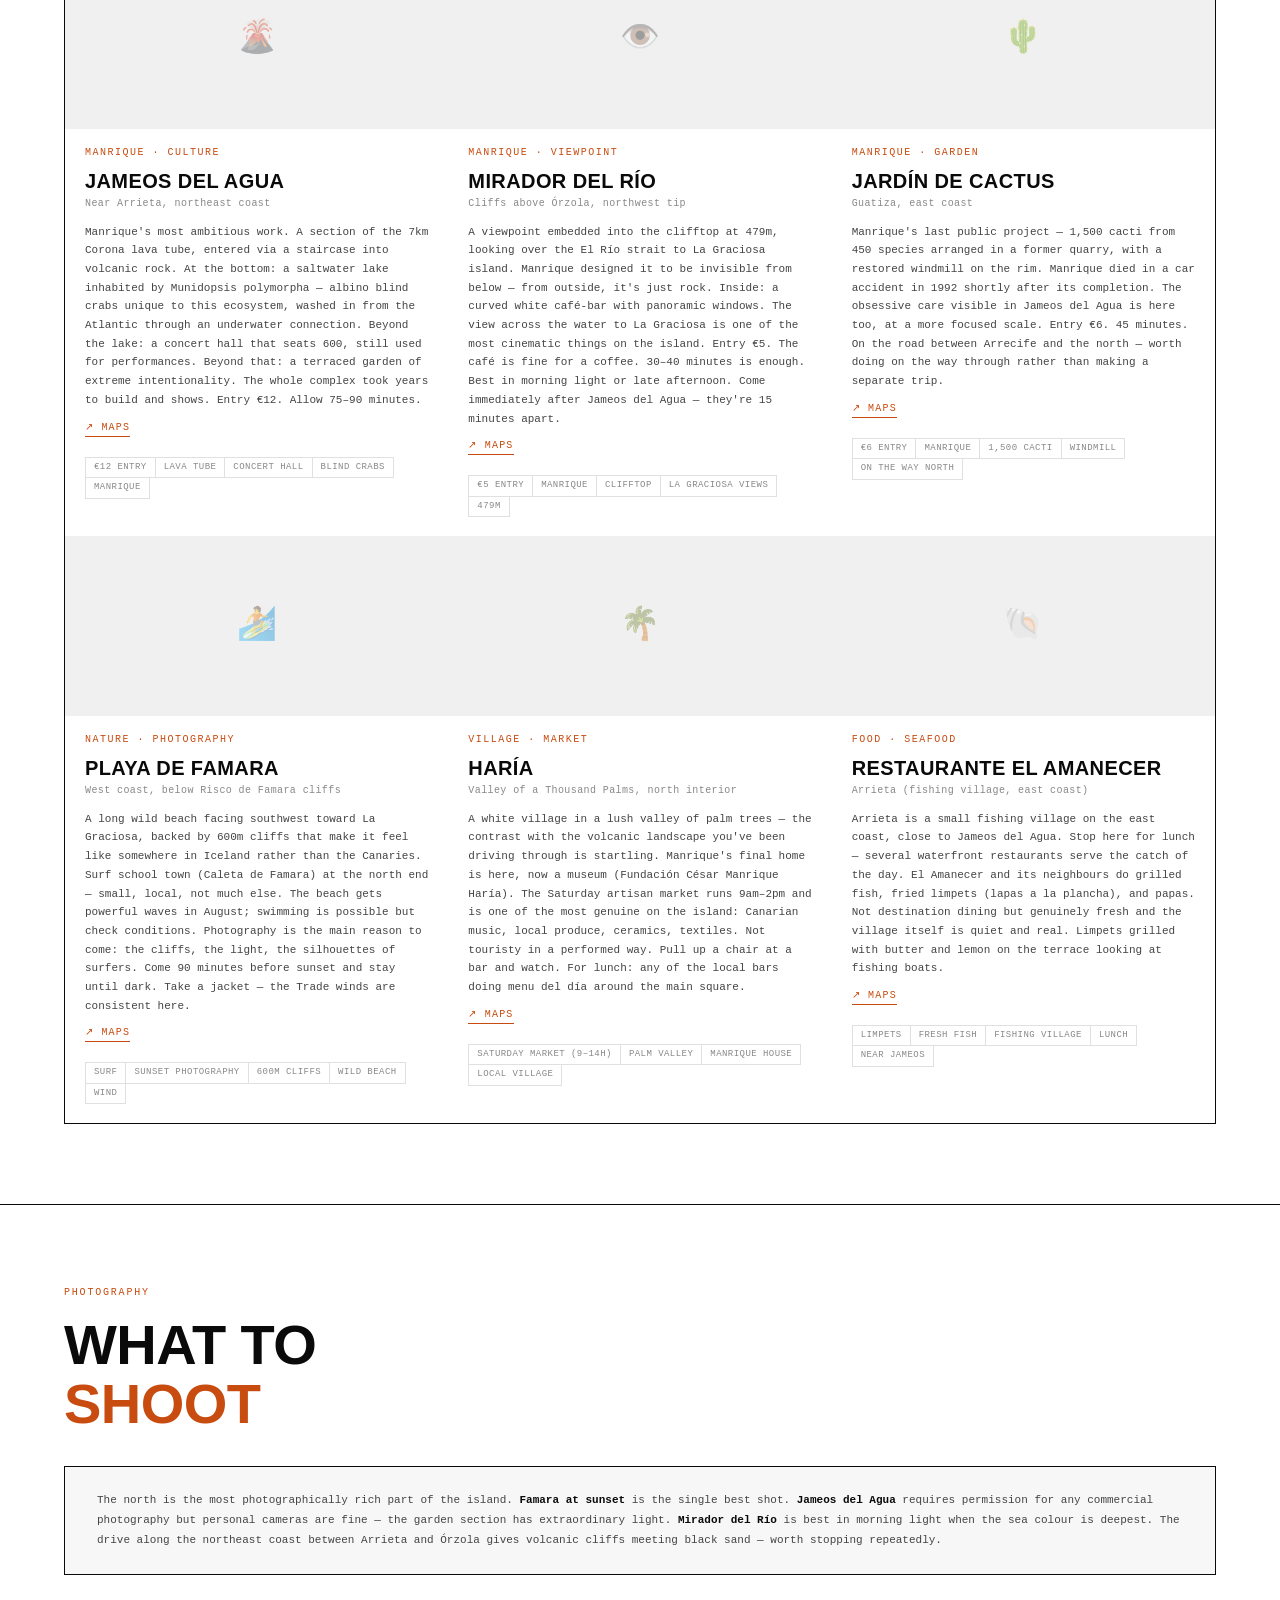
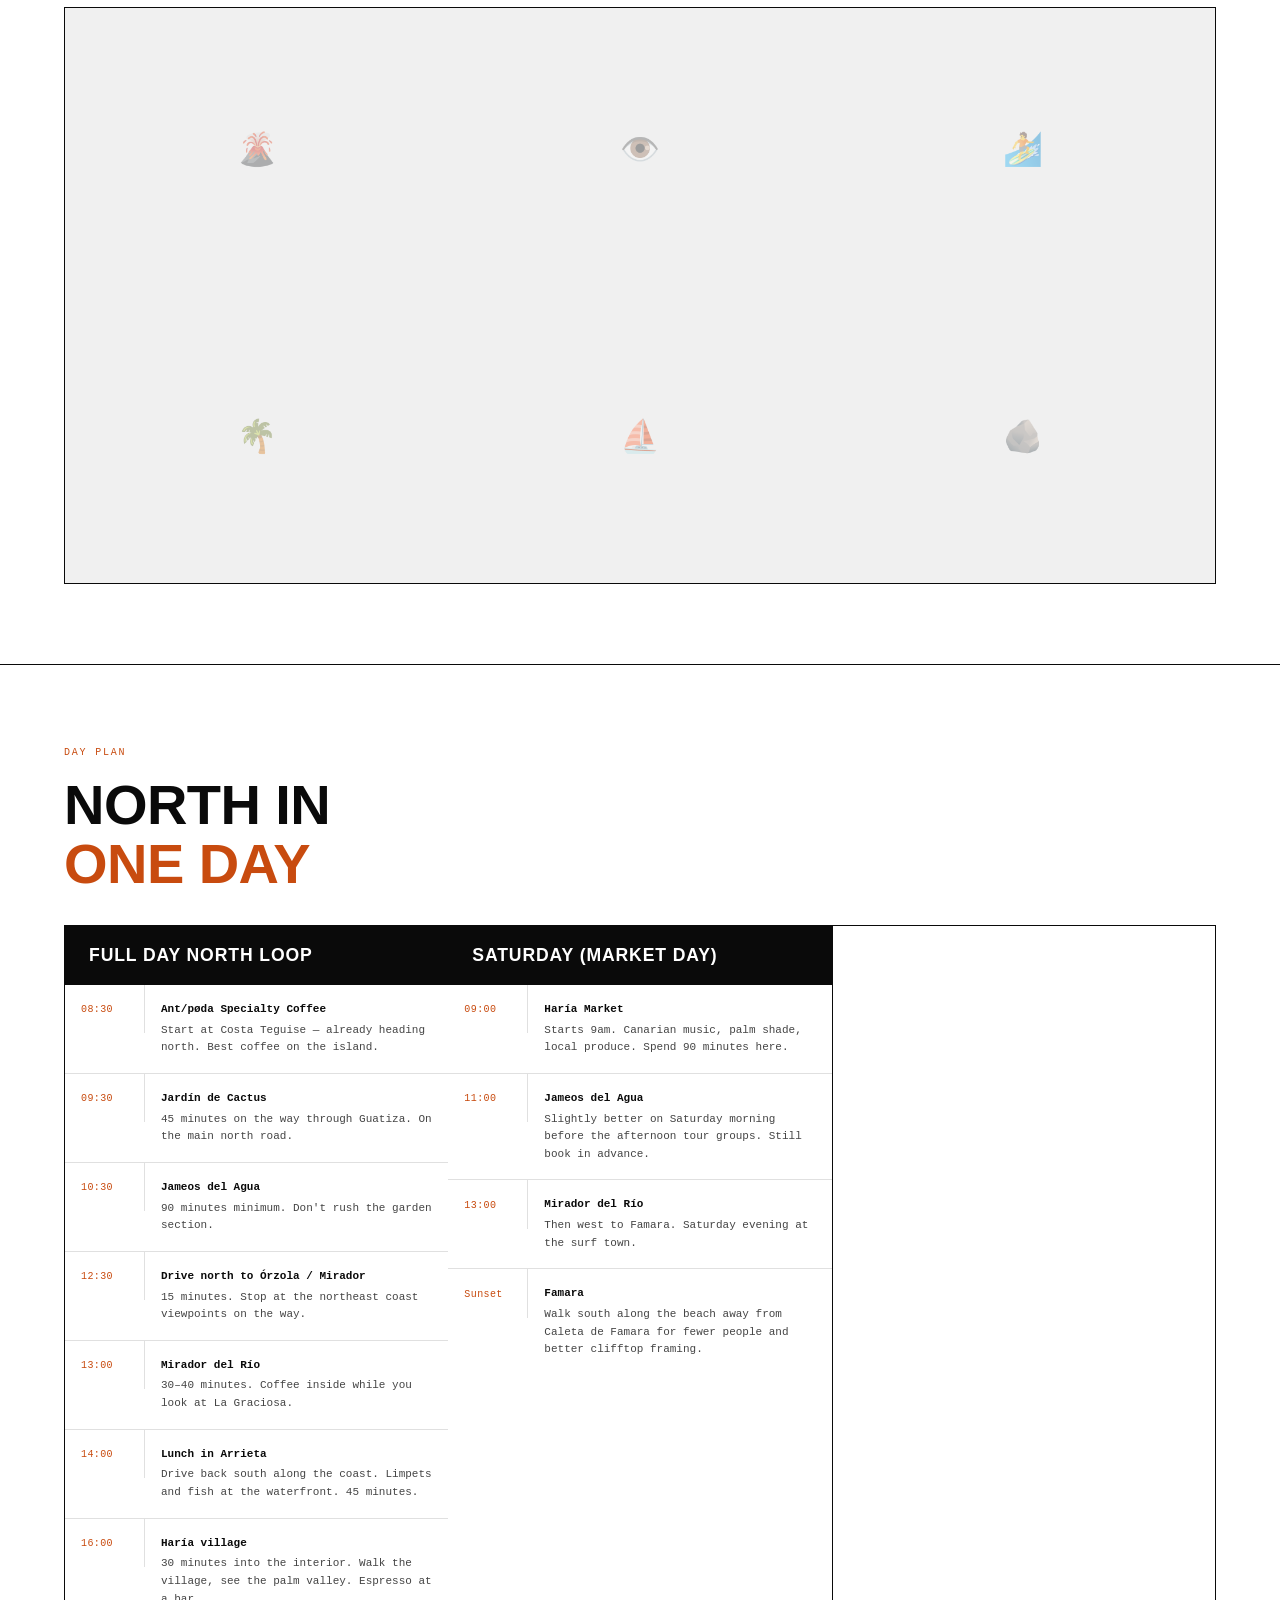
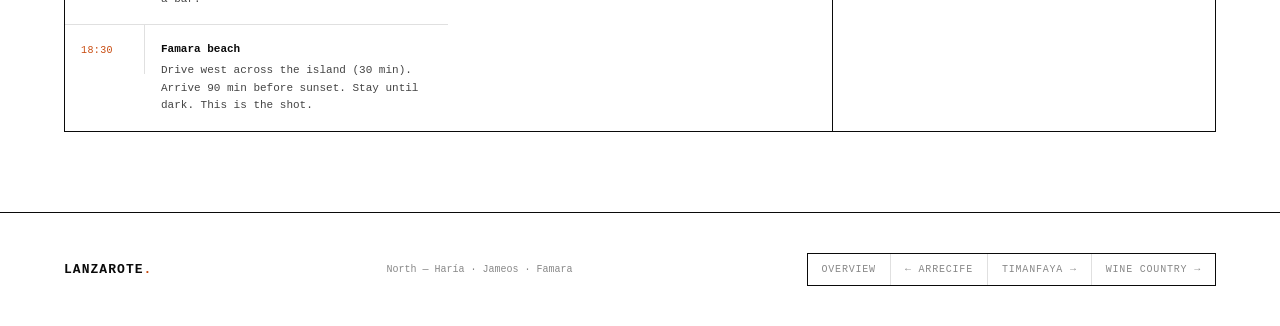
<file: north.html>
<!DOCTYPE html>
<html lang="en">
<head>
  <meta charset="UTF-8" />
  <meta name="viewport" content="width=device-width, initial-scale=1.0" />
  <title>North Lanzarote — Lanzarote Guide</title>
  <meta name="description" content="Guide to north Lanzarote: Jameos del Agua, Mirador del Río, Haría village, and Famara beach — the real island." />
  <link rel="stylesheet" href="./style.css" />
</head>
<body>

<nav>
  <a href="./index.html" class="nav-back">← Lanzarote</a>
  <ul class="nav-links">
    <li><a href="#context">Context</a></li>
    <li><a href="#places">Places</a></li>
    <li><a href="#photo">Photography</a></li>
    <li><a href="#agenda">Agenda</a></li>
  </ul>
</nav>

<div class="hero">
  <div class="hero-bg"></div>
  <div class="hero-content">
    <div class="hero-overline">Haría · Famara · Jameos · Mirador</div>
    <h1>THE<em>NORTH</em></h1>
    <p class="hero-tagline">The most interesting part of the island. Manrique's two great works, the valley of palms, and the wildest beach in the Canaries — all in one day if you start early enough.</p>
  </div>
</div>

<div class="section" id="context">
  <div class="section-label">Context</div>
  <h2 class="section-title">Where the island<br><em>gets interesting</em></h2>

  <div class="history-block">
    <div class="history-stats">
      <div class="stat">
        <div class="stat-number">479m</div>
        <div class="stat-label">Height of Mirador del Río above the strait to La Graciosa</div>
      </div>
      <div class="stat">
        <div class="stat-number">7km</div>
        <div class="stat-label">Length of the Corona lava tube — Jameos del Agua is carved into it</div>
      </div>
      <div class="stat">
        <div class="stat-number">Famara</div>
        <div class="stat-label">Wild west-facing beach under 600m cliffs — the best sunset on the island</div>
      </div>
    </div>
    <div class="section-body">
      <p>The north of Lanzarote is where the density of worthwhile things reaches its peak. Within a roughly 20km radius you have: César Manrique's Jameos del Agua (an underground concert hall and garden built inside a lava tube), the Mirador del Río (a clifftop observatory embedded in the rock), the village of Haría in its palm valley, and Famara beach.</p>
      <p>The northeast corner — the Corona volcano area — produced the longest known lava tube in the world: 7km, running from the volcano all the way under the sea to La Graciosa. Part of that tube is accessible at Jameos del Agua, where Manrique built a concert hall, a saltwater lake (home to a species of blind albino crab found nowhere else on earth), and a garden of such obsessive care that it feels more like an installation than a park. It's extraordinary. Not in a "grand tourist attraction" way — in a "someone brilliant spent years on this" way.</p>
      <p>Famara is the opposite: entirely natural, almost entirely empty of facilities. A long arc of sand with the Risco de Famara cliffs at 600m behind it. Surf school town (Caleta de Famara) at one end. The light in the last 90 minutes before sunset is exceptional for photography.</p>
    </div>
  </div>
</div>

<hr class="divider" />

<div class="section" id="places">
  <div class="section-label">Places</div>
  <h2 class="section-title">What to<br><em>see</em></h2>

  <div class="filter-bar">
    <button class="filter-btn active" data-filter="all">All</button>
    <button class="filter-btn" data-filter="manrique">Manrique</button>
    <button class="filter-btn" data-filter="nature">Nature</button>
    <button class="filter-btn" data-filter="village">Village</button>
    <button class="filter-btn" data-filter="food">Food</button>
  </div>

  <div class="places-grid">

    <div class="place-card" data-category="manrique">
      <div class="place-img"><div class="place-img-placeholder">🌋</div></div>
      <div class="place-category">Manrique · Culture</div>
      <div class="place-name">Jameos del Agua</div>
      <div class="place-address">Near Arrieta, northeast coast</div>
      <div class="place-desc">Manrique's most ambitious work. A section of the 7km Corona lava tube, entered via a staircase into volcanic rock. At the bottom: a saltwater lake inhabited by Munidopsis polymorpha — albino blind crabs unique to this ecosystem, washed in from the Atlantic through an underwater connection. Beyond the lake: a concert hall that seats 600, still used for performances. Beyond that: a terraced garden of extreme intentionality. The whole complex took years to build and shows. Entry €12. Allow 75–90 minutes.</div>
      <a href="https://maps.apple.com/?q=Jameos+del+Agua+Lanzarote" class="maps-link" target="_blank">↗ MAPS</a>
      <div class="place-tags">
        <span class="place-tag">€12 entry</span>
        <span class="place-tag">lava tube</span>
        <span class="place-tag">concert hall</span>
        <span class="place-tag">blind crabs</span>
        <span class="place-tag">manrique</span>
      </div>
    </div>

    <div class="place-card" data-category="manrique">
      <div class="place-img"><div class="place-img-placeholder">👁️</div></div>
      <div class="place-category">Manrique · Viewpoint</div>
      <div class="place-name">Mirador del Río</div>
      <div class="place-address">Cliffs above Órzola, northwest tip</div>
      <div class="place-desc">A viewpoint embedded into the clifftop at 479m, looking over the El Río strait to La Graciosa island. Manrique designed it to be invisible from below — from outside, it's just rock. Inside: a curved white café-bar with panoramic windows. The view across the water to La Graciosa is one of the most cinematic things on the island. Entry €5. The café is fine for a coffee. 30–40 minutes is enough. Best in morning light or late afternoon. Come immediately after Jameos del Agua — they're 15 minutes apart.</div>
      <a href="https://maps.apple.com/?q=Mirador+del+Rio+Lanzarote" class="maps-link" target="_blank">↗ MAPS</a>
      <div class="place-tags">
        <span class="place-tag">€5 entry</span>
        <span class="place-tag">manrique</span>
        <span class="place-tag">clifftop</span>
        <span class="place-tag">la graciosa views</span>
        <span class="place-tag">479m</span>
      </div>
    </div>

    <div class="place-card" data-category="manrique">
      <div class="place-img"><div class="place-img-placeholder">🌵</div></div>
      <div class="place-category">Manrique · Garden</div>
      <div class="place-name">Jardín de Cactus</div>
      <div class="place-address">Guatiza, east coast</div>
      <div class="place-desc">Manrique's last public project — 1,500 cacti from 450 species arranged in a former quarry, with a restored windmill on the rim. Manrique died in a car accident in 1992 shortly after its completion. The obsessive care visible in Jameos del Agua is here too, at a more focused scale. Entry €6. 45 minutes. On the road between Arrecife and the north — worth doing on the way through rather than making a separate trip.</div>
      <a href="https://maps.apple.com/?q=Jardin+de+Cactus+Lanzarote" class="maps-link" target="_blank">↗ MAPS</a>
      <div class="place-tags">
        <span class="place-tag">€6 entry</span>
        <span class="place-tag">manrique</span>
        <span class="place-tag">1,500 cacti</span>
        <span class="place-tag">windmill</span>
        <span class="place-tag">on the way north</span>
      </div>
    </div>

    <div class="place-card" data-category="nature">
      <div class="place-img"><div class="place-img-placeholder">🏄</div></div>
      <div class="place-category">Nature · Photography</div>
      <div class="place-name">Playa de Famara</div>
      <div class="place-address">West coast, below Risco de Famara cliffs</div>
      <div class="place-desc">A long wild beach facing southwest toward La Graciosa, backed by 600m cliffs that make it feel like somewhere in Iceland rather than the Canaries. Surf school town (Caleta de Famara) at the north end — small, local, not much else. The beach gets powerful waves in August; swimming is possible but check conditions. Photography is the main reason to come: the cliffs, the light, the silhouettes of surfers. Come 90 minutes before sunset and stay until dark. Take a jacket — the Trade winds are consistent here.</div>
      <a href="https://maps.apple.com/?q=Playa+de+Famara+Lanzarote" class="maps-link" target="_blank">↗ MAPS</a>
      <div class="place-tags">
        <span class="place-tag">surf</span>
        <span class="place-tag">sunset photography</span>
        <span class="place-tag">600m cliffs</span>
        <span class="place-tag">wild beach</span>
        <span class="place-tag">wind</span>
      </div>
    </div>

    <div class="place-card" data-category="village">
      <div class="place-img"><div class="place-img-placeholder">🌴</div></div>
      <div class="place-category">Village · Market</div>
      <div class="place-name">Haría</div>
      <div class="place-address">Valley of a Thousand Palms, north interior</div>
      <div class="place-desc">A white village in a lush valley of palm trees — the contrast with the volcanic landscape you've been driving through is startling. Manrique's final home is here, now a museum (Fundación César Manrique Haría). The Saturday artisan market runs 9am–2pm and is one of the most genuine on the island: Canarian music, local produce, ceramics, textiles. Not touristy in a performed way. Pull up a chair at a bar and watch. For lunch: any of the local bars doing menu del día around the main square.</div>
      <a href="https://maps.apple.com/?q=Haria+Lanzarote" class="maps-link" target="_blank">↗ MAPS</a>
      <div class="place-tags">
        <span class="place-tag">saturday market (9–14h)</span>
        <span class="place-tag">palm valley</span>
        <span class="place-tag">manrique house</span>
        <span class="place-tag">local village</span>
      </div>
    </div>

    <div class="place-card" data-category="food">
      <div class="place-img"><div class="place-img-placeholder">🐚</div></div>
      <div class="place-category">Food · Seafood</div>
      <div class="place-name">Restaurante El Amanecer</div>
      <div class="place-address">Arrieta (fishing village, east coast)</div>
      <div class="place-desc">Arrieta is a small fishing village on the east coast, close to Jameos del Agua. Stop here for lunch — several waterfront restaurants serve the catch of the day. El Amanecer and its neighbours do grilled fish, fried limpets (lapas a la plancha), and papas. Not destination dining but genuinely fresh and the village itself is quiet and real. Limpets grilled with butter and lemon on the terrace looking at fishing boats.</div>
      <a href="https://maps.apple.com/?q=Arrieta+Lanzarote+restaurants" class="maps-link" target="_blank">↗ MAPS</a>
      <div class="place-tags">
        <span class="place-tag">limpets</span>
        <span class="place-tag">fresh fish</span>
        <span class="place-tag">fishing village</span>
        <span class="place-tag">lunch</span>
        <span class="place-tag">near jameos</span>
      </div>
    </div>

  </div>
</div>

<hr class="divider" />

<div class="section" id="photo">
  <div class="section-label">Photography</div>
  <h2 class="section-title">What to<br><em>shoot</em></h2>

  <div class="intro-card">
    <p>The north is the most photographically rich part of the island. <strong>Famara at sunset</strong> is the single best shot. <strong>Jameos del Agua</strong> requires permission for any commercial photography but personal cameras are fine — the garden section has extraordinary light. <strong>Mirador del Río</strong> is best in morning light when the sea colour is deepest. The drive along the northeast coast between Arrieta and Órzola gives volcanic cliffs meeting black sand — worth stopping repeatedly.</p>
  </div>

  <div class="photo-grid">
    <div class="photo-spot">
      <div class="photo-spot-placeholder">🌋</div>
      <div class="photo-spot-overlay">Jameos del Agua — the lake</div>
    </div>
    <div class="photo-spot">
      <div class="photo-spot-placeholder">👁️</div>
      <div class="photo-spot-overlay">Mirador del Río — la Graciosa</div>
    </div>
    <div class="photo-spot">
      <div class="photo-spot-placeholder">🏄</div>
      <div class="photo-spot-overlay">Famara — sunset silhouettes</div>
    </div>
    <div class="photo-spot">
      <div class="photo-spot-placeholder">🌴</div>
      <div class="photo-spot-overlay">Haría valley — palm canopy</div>
    </div>
    <div class="photo-spot">
      <div class="photo-spot-placeholder">⛵</div>
      <div class="photo-spot-overlay">Arrieta — fishing boats</div>
    </div>
    <div class="photo-spot">
      <div class="photo-spot-placeholder">🪨</div>
      <div class="photo-spot-overlay">Northeast coast road — lava cliffs</div>
    </div>
  </div>
</div>

<hr class="divider" />

<div class="section" id="agenda">
  <div class="section-label">Day plan</div>
  <h2 class="section-title">North in<br><em>one day</em></h2>

  <div class="agenda-grid">
    <div class="agenda-card">
      <div class="agenda-header">Full Day North Loop</div>
      <div class="agenda-items">
        <div class="agenda-item">
          <div class="agenda-time">08:30</div>
          <div class="agenda-activity"><strong>Ant/pøda Specialty Coffee</strong>Start at Costa Teguise — already heading north. Best coffee on the island.</div>
        </div>
        <div class="agenda-item">
          <div class="agenda-time">09:30</div>
          <div class="agenda-activity"><strong>Jardín de Cactus</strong>45 minutes on the way through Guatiza. On the main north road.</div>
        </div>
        <div class="agenda-item">
          <div class="agenda-time">10:30</div>
          <div class="agenda-activity"><strong>Jameos del Agua</strong>90 minutes minimum. Don't rush the garden section.</div>
        </div>
        <div class="agenda-item">
          <div class="agenda-time">12:30</div>
          <div class="agenda-activity"><strong>Drive north to Órzola / Mirador</strong>15 minutes. Stop at the northeast coast viewpoints on the way.</div>
        </div>
        <div class="agenda-item">
          <div class="agenda-time">13:00</div>
          <div class="agenda-activity"><strong>Mirador del Río</strong>30–40 minutes. Coffee inside while you look at La Graciosa.</div>
        </div>
        <div class="agenda-item">
          <div class="agenda-time">14:00</div>
          <div class="agenda-activity"><strong>Lunch in Arrieta</strong>Drive back south along the coast. Limpets and fish at the waterfront. 45 minutes.</div>
        </div>
        <div class="agenda-item">
          <div class="agenda-time">16:00</div>
          <div class="agenda-activity"><strong>Haría village</strong>30 minutes into the interior. Walk the village, see the palm valley. Espresso at a bar.</div>
        </div>
        <div class="agenda-item">
          <div class="agenda-time">18:30</div>
          <div class="agenda-activity"><strong>Famara beach</strong>Drive west across the island (30 min). Arrive 90 min before sunset. Stay until dark. This is the shot.</div>
        </div>
      </div>
    </div>

    <div class="agenda-card">
      <div class="agenda-header">Saturday (Market Day)</div>
      <div class="agenda-items">
        <div class="agenda-item">
          <div class="agenda-time">09:00</div>
          <div class="agenda-activity"><strong>Haría Market</strong>Starts 9am. Canarian music, palm shade, local produce. Spend 90 minutes here.</div>
        </div>
        <div class="agenda-item">
          <div class="agenda-time">11:00</div>
          <div class="agenda-activity"><strong>Jameos del Agua</strong>Slightly better on Saturday morning before the afternoon tour groups. Still book in advance.</div>
        </div>
        <div class="agenda-item">
          <div class="agenda-time">13:00</div>
          <div class="agenda-activity"><strong>Mirador del Río</strong>Then west to Famara. Saturday evening at the surf town.</div>
        </div>
        <div class="agenda-item">
          <div class="agenda-time">Sunset</div>
          <div class="agenda-activity"><strong>Famara</strong>Walk south along the beach away from Caleta de Famara for fewer people and better clifftop framing.</div>
        </div>
      </div>
    </div>
  </div>
</div>

<footer>
  <div class="footer-logo">Lanzarote<span>.</span></div>
  <div class="footer-note">North — Haría · Jameos · Famara</div>
  <ul class="footer-links">
    <li><a href="./index.html">Overview</a></li>
    <li><a href="./arrecife.html">← Arrecife</a></li>
    <li><a href="./timanfaya.html">Timanfaya →</a></li>
    <li><a href="./wine.html">Wine Country →</a></li>
  </ul>
</footer>

<button class="back-to-top">↑</button>
<script src="./script.js"></script>
</body>
</html>
</file>
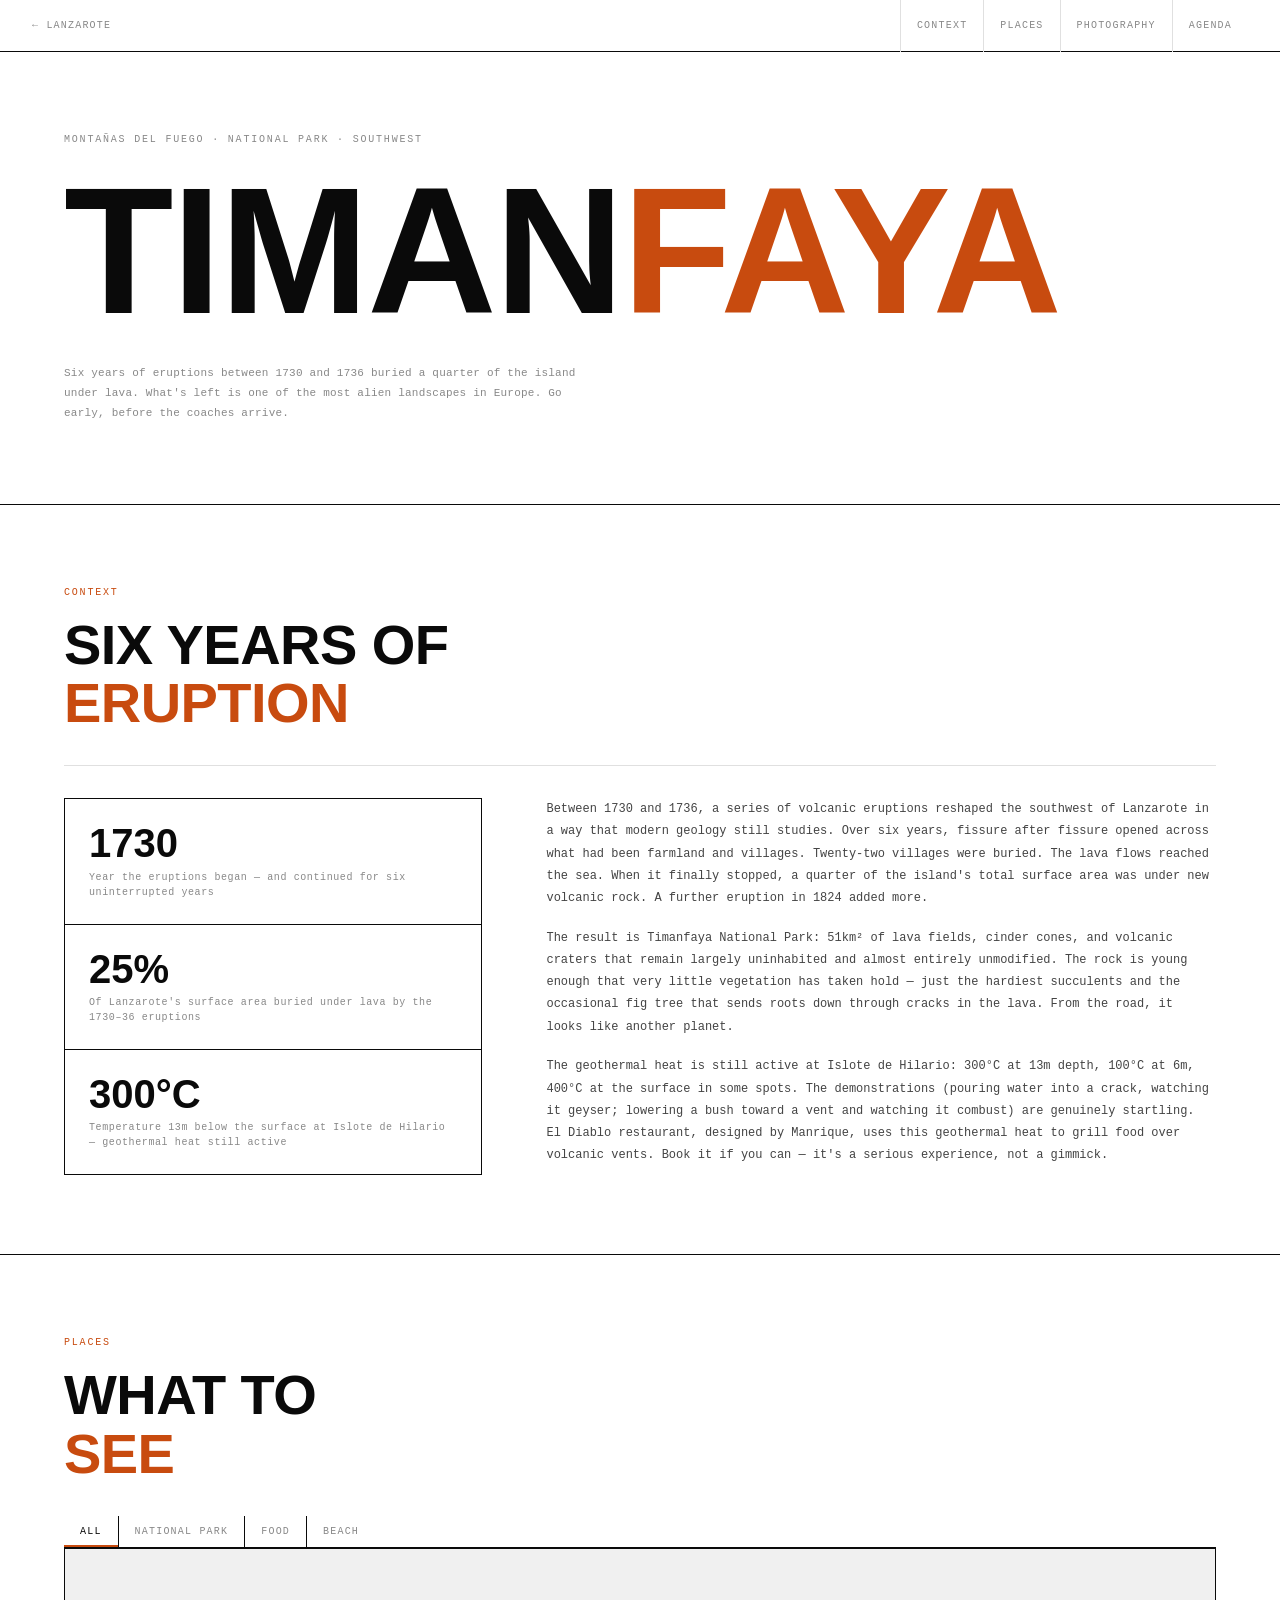
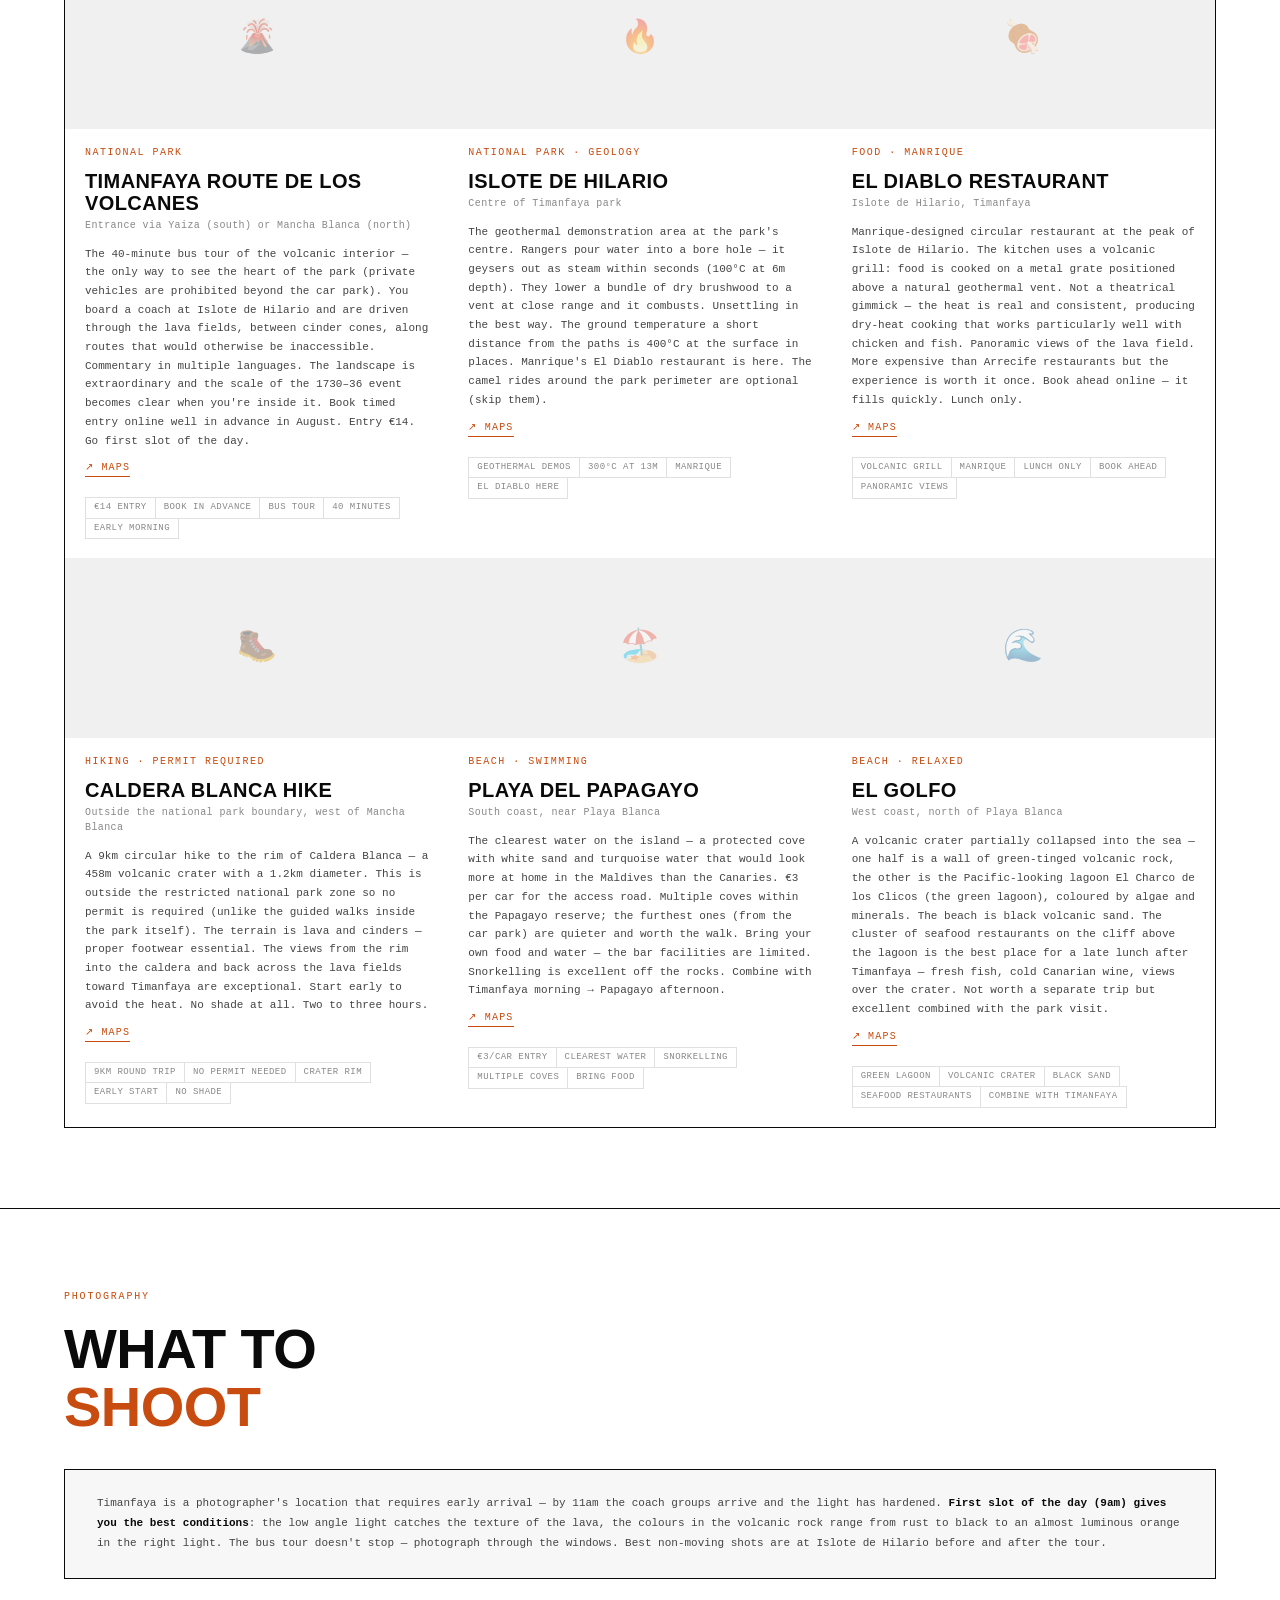
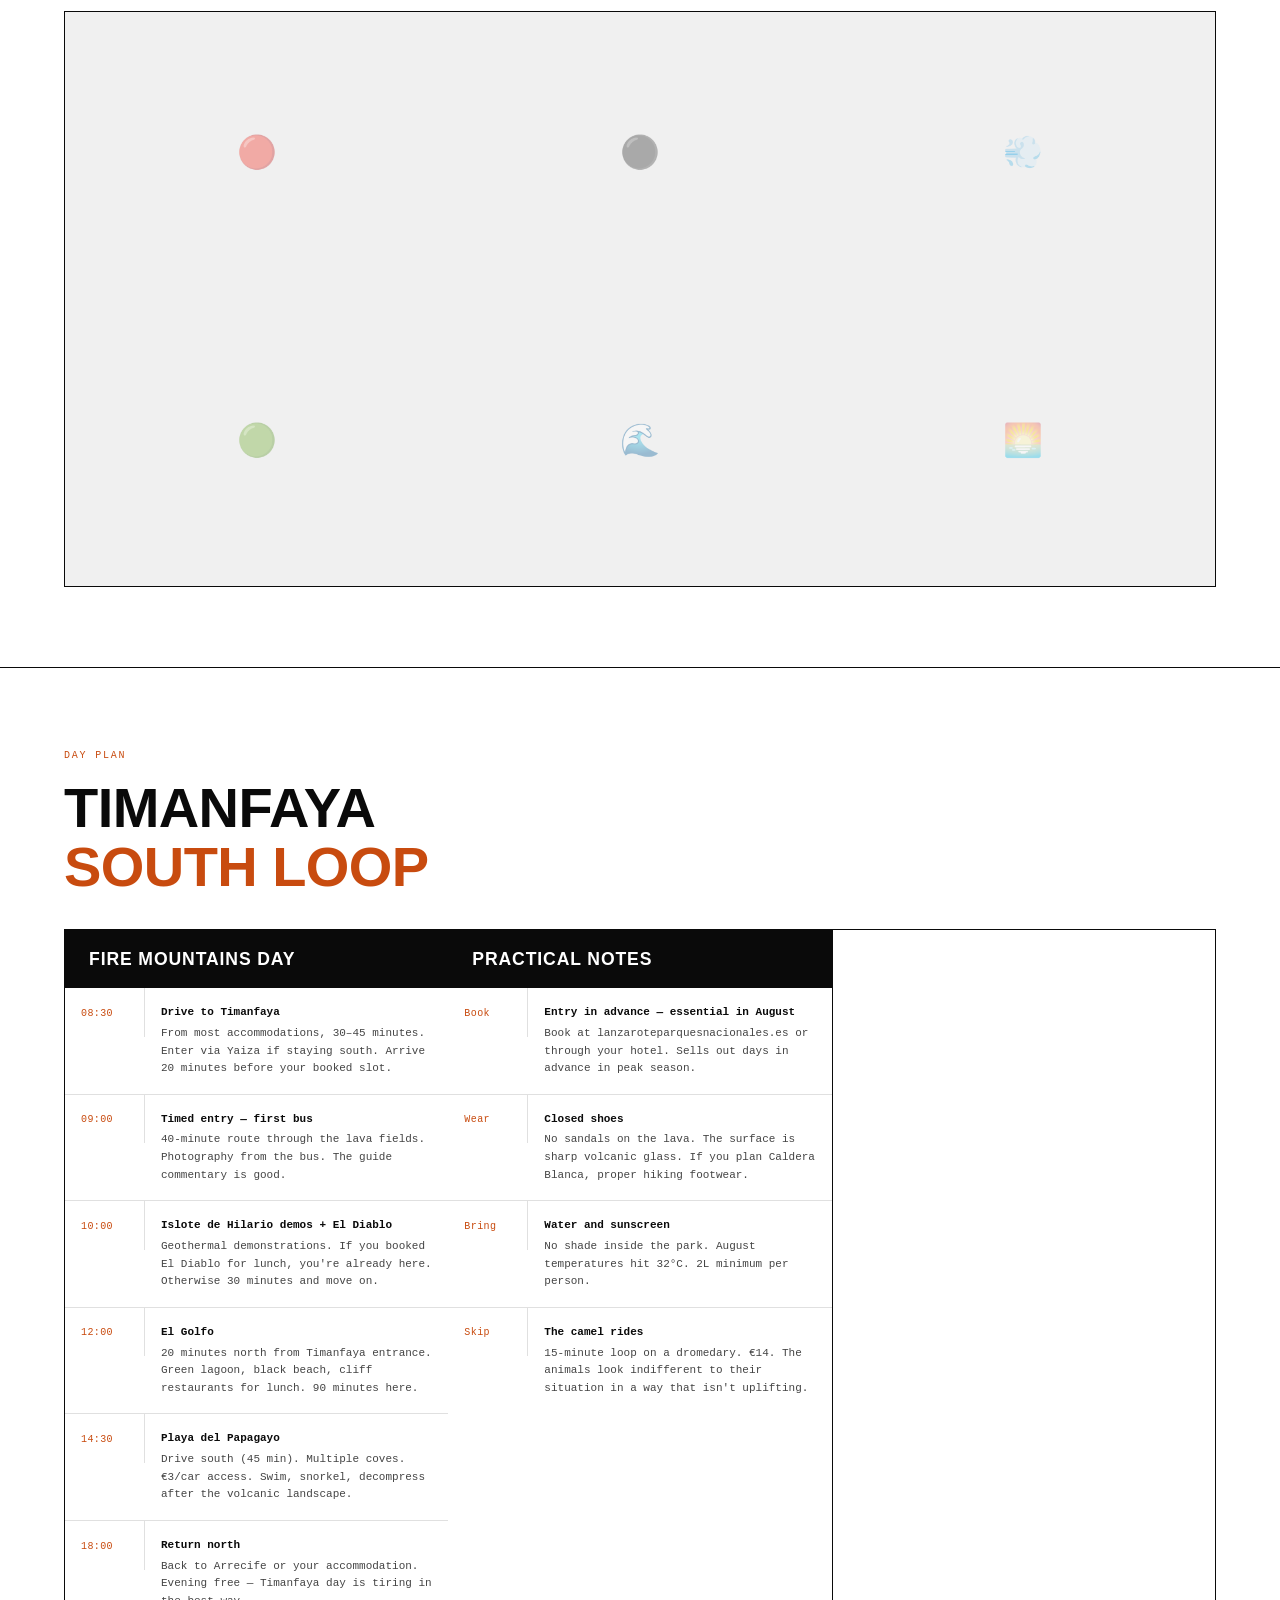
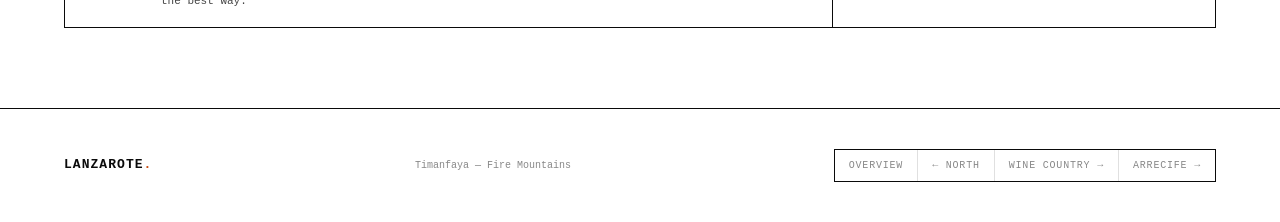
<file: timanfaya.html>
<!DOCTYPE html>
<html lang="en">
<head>
  <meta charset="UTF-8" />
  <meta name="viewport" content="width=device-width, initial-scale=1.0" />
  <title>Timanfaya — Lanzarote Guide</title>
  <meta name="description" content="Guide to Timanfaya National Park: the Fire Mountains of Lanzarote, volcanic landscape, photography, and El Diablo restaurant." />
  <link rel="stylesheet" href="./style.css" />
</head>
<body>

<nav>
  <a href="./index.html" class="nav-back">← Lanzarote</a>
  <ul class="nav-links">
    <li><a href="#context">Context</a></li>
    <li><a href="#places">Places</a></li>
    <li><a href="#photo">Photography</a></li>
    <li><a href="#agenda">Agenda</a></li>
  </ul>
</nav>

<div class="hero">
  <div class="hero-bg"></div>
  <div class="hero-content">
    <div class="hero-overline">Montañas del Fuego · National Park · Southwest</div>
    <h1>TIMAN<em>FAYA</em></h1>
    <p class="hero-tagline">Six years of eruptions between 1730 and 1736 buried a quarter of the island under lava. What's left is one of the most alien landscapes in Europe. Go early, before the coaches arrive.</p>
  </div>
</div>

<div class="section" id="context">
  <div class="section-label">Context</div>
  <h2 class="section-title">Six years of<br><em>eruption</em></h2>

  <div class="history-block">
    <div class="history-stats">
      <div class="stat">
        <div class="stat-number">1730</div>
        <div class="stat-label">Year the eruptions began — and continued for six uninterrupted years</div>
      </div>
      <div class="stat">
        <div class="stat-number">25%</div>
        <div class="stat-label">Of Lanzarote's surface area buried under lava by the 1730–36 eruptions</div>
      </div>
      <div class="stat">
        <div class="stat-number">300°C</div>
        <div class="stat-label">Temperature 13m below the surface at Islote de Hilario — geothermal heat still active</div>
      </div>
    </div>
    <div class="section-body">
      <p>Between 1730 and 1736, a series of volcanic eruptions reshaped the southwest of Lanzarote in a way that modern geology still studies. Over six years, fissure after fissure opened across what had been farmland and villages. Twenty-two villages were buried. The lava flows reached the sea. When it finally stopped, a quarter of the island's total surface area was under new volcanic rock. A further eruption in 1824 added more.</p>
      <p>The result is Timanfaya National Park: 51km² of lava fields, cinder cones, and volcanic craters that remain largely uninhabited and almost entirely unmodified. The rock is young enough that very little vegetation has taken hold — just the hardiest succulents and the occasional fig tree that sends roots down through cracks in the lava. From the road, it looks like another planet.</p>
      <p>The geothermal heat is still active at Islote de Hilario: 300°C at 13m depth, 100°C at 6m, 400°C at the surface in some spots. The demonstrations (pouring water into a crack, watching it geyser; lowering a bush toward a vent and watching it combust) are genuinely startling. El Diablo restaurant, designed by Manrique, uses this geothermal heat to grill food over volcanic vents. Book it if you can — it's a serious experience, not a gimmick.</p>
    </div>
  </div>
</div>

<hr class="divider" />

<div class="section" id="places">
  <div class="section-label">Places</div>
  <h2 class="section-title">What to<br><em>see</em></h2>

  <div class="filter-bar">
    <button class="filter-btn active" data-filter="all">All</button>
    <button class="filter-btn" data-filter="park">National Park</button>
    <button class="filter-btn" data-filter="food">Food</button>
    <button class="filter-btn" data-filter="beach">Beach</button>
  </div>

  <div class="places-grid">

    <div class="place-card" data-category="park">
      <div class="place-img"><div class="place-img-placeholder">🌋</div></div>
      <div class="place-category">National Park</div>
      <div class="place-name">Timanfaya Route de los Volcanes</div>
      <div class="place-address">Entrance via Yaiza (south) or Mancha Blanca (north)</div>
      <div class="place-desc">The 40-minute bus tour of the volcanic interior — the only way to see the heart of the park (private vehicles are prohibited beyond the car park). You board a coach at Islote de Hilario and are driven through the lava fields, between cinder cones, along routes that would otherwise be inaccessible. Commentary in multiple languages. The landscape is extraordinary and the scale of the 1730–36 event becomes clear when you're inside it. Book timed entry online well in advance in August. Entry €14. Go first slot of the day.</div>
      <a href="https://maps.apple.com/?q=Timanfaya+National+Park+Lanzarote" class="maps-link" target="_blank">↗ MAPS</a>
      <div class="place-tags">
        <span class="place-tag">€14 entry</span>
        <span class="place-tag">book in advance</span>
        <span class="place-tag">bus tour</span>
        <span class="place-tag">40 minutes</span>
        <span class="place-tag">early morning</span>
      </div>
    </div>

    <div class="place-card" data-category="park">
      <div class="place-img"><div class="place-img-placeholder">🔥</div></div>
      <div class="place-category">National Park · Geology</div>
      <div class="place-name">Islote de Hilario</div>
      <div class="place-address">Centre of Timanfaya park</div>
      <div class="place-desc">The geothermal demonstration area at the park's centre. Rangers pour water into a bore hole — it geysers out as steam within seconds (100°C at 6m depth). They lower a bundle of dry brushwood to a vent at close range and it combusts. Unsettling in the best way. The ground temperature a short distance from the paths is 400°C at the surface in places. Manrique's El Diablo restaurant is here. The camel rides around the park perimeter are optional (skip them).</div>
      <a href="https://maps.apple.com/?q=Islote+de+Hilario+Timanfaya" class="maps-link" target="_blank">↗ MAPS</a>
      <div class="place-tags">
        <span class="place-tag">geothermal demos</span>
        <span class="place-tag">300°C at 13m</span>
        <span class="place-tag">manrique</span>
        <span class="place-tag">el diablo here</span>
      </div>
    </div>

    <div class="place-card" data-category="food">
      <div class="place-img"><div class="place-img-placeholder">🍖</div></div>
      <div class="place-category">Food · Manrique</div>
      <div class="place-name">El Diablo Restaurant</div>
      <div class="place-address">Islote de Hilario, Timanfaya</div>
      <div class="place-desc">Manrique-designed circular restaurant at the peak of Islote de Hilario. The kitchen uses a volcanic grill: food is cooked on a metal grate positioned above a natural geothermal vent. Not a theatrical gimmick — the heat is real and consistent, producing dry-heat cooking that works particularly well with chicken and fish. Panoramic views of the lava field. More expensive than Arrecife restaurants but the experience is worth it once. Book ahead online — it fills quickly. Lunch only.</div>
      <a href="https://maps.apple.com/?q=El+Diablo+Restaurant+Timanfaya" class="maps-link" target="_blank">↗ MAPS</a>
      <div class="place-tags">
        <span class="place-tag">volcanic grill</span>
        <span class="place-tag">manrique</span>
        <span class="place-tag">lunch only</span>
        <span class="place-tag">book ahead</span>
        <span class="place-tag">panoramic views</span>
      </div>
    </div>

    <div class="place-card" data-category="park">
      <div class="place-img"><div class="place-img-placeholder">🥾</div></div>
      <div class="place-category">Hiking · Permit Required</div>
      <div class="place-name">Caldera Blanca Hike</div>
      <div class="place-address">Outside the national park boundary, west of Mancha Blanca</div>
      <div class="place-desc">A 9km circular hike to the rim of Caldera Blanca — a 458m volcanic crater with a 1.2km diameter. This is outside the restricted national park zone so no permit is required (unlike the guided walks inside the park itself). The terrain is lava and cinders — proper footwear essential. The views from the rim into the caldera and back across the lava fields toward Timanfaya are exceptional. Start early to avoid the heat. No shade at all. Two to three hours.</div>
      <a href="https://maps.apple.com/?q=Caldera+Blanca+Lanzarote" class="maps-link" target="_blank">↗ MAPS</a>
      <div class="place-tags">
        <span class="place-tag">9km round trip</span>
        <span class="place-tag">no permit needed</span>
        <span class="place-tag">crater rim</span>
        <span class="place-tag">early start</span>
        <span class="place-tag">no shade</span>
      </div>
    </div>

    <div class="place-card" data-category="beach">
      <div class="place-img"><div class="place-img-placeholder">🏖️</div></div>
      <div class="place-category">Beach · Swimming</div>
      <div class="place-name">Playa del Papagayo</div>
      <div class="place-address">South coast, near Playa Blanca</div>
      <div class="place-desc">The clearest water on the island — a protected cove with white sand and turquoise water that would look more at home in the Maldives than the Canaries. €3 per car for the access road. Multiple coves within the Papagayo reserve; the furthest ones (from the car park) are quieter and worth the walk. Bring your own food and water — the bar facilities are limited. Snorkelling is excellent off the rocks. Combine with Timanfaya morning → Papagayo afternoon.</div>
      <a href="https://maps.apple.com/?q=Playa+del+Papagayo+Lanzarote" class="maps-link" target="_blank">↗ MAPS</a>
      <div class="place-tags">
        <span class="place-tag">€3/car entry</span>
        <span class="place-tag">clearest water</span>
        <span class="place-tag">snorkelling</span>
        <span class="place-tag">multiple coves</span>
        <span class="place-tag">bring food</span>
      </div>
    </div>

    <div class="place-card" data-category="beach">
      <div class="place-img"><div class="place-img-placeholder">🌊</div></div>
      <div class="place-category">Beach · Relaxed</div>
      <div class="place-name">El Golfo</div>
      <div class="place-address">West coast, north of Playa Blanca</div>
      <div class="place-desc">A volcanic crater partially collapsed into the sea — one half is a wall of green-tinged volcanic rock, the other is the Pacific-looking lagoon El Charco de los Clicos (the green lagoon), coloured by algae and minerals. The beach is black volcanic sand. The cluster of seafood restaurants on the cliff above the lagoon is the best place for a late lunch after Timanfaya — fresh fish, cold Canarian wine, views over the crater. Not worth a separate trip but excellent combined with the park visit.</div>
      <a href="https://maps.apple.com/?q=El+Golfo+Lanzarote" class="maps-link" target="_blank">↗ MAPS</a>
      <div class="place-tags">
        <span class="place-tag">green lagoon</span>
        <span class="place-tag">volcanic crater</span>
        <span class="place-tag">black sand</span>
        <span class="place-tag">seafood restaurants</span>
        <span class="place-tag">combine with timanfaya</span>
      </div>
    </div>

  </div>
</div>

<hr class="divider" />

<div class="section" id="photo">
  <div class="section-label">Photography</div>
  <h2 class="section-title">What to<br><em>shoot</em></h2>

  <div class="intro-card">
    <p>Timanfaya is a photographer's location that requires early arrival — by 11am the coach groups arrive and the light has hardened. <strong>First slot of the day (9am) gives you the best conditions</strong>: the low angle light catches the texture of the lava, the colours in the volcanic rock range from rust to black to an almost luminous orange in the right light. The bus tour doesn't stop — photograph through the windows. Best non-moving shots are at Islote de Hilario before and after the tour.</p>
  </div>

  <div class="photo-grid">
    <div class="photo-spot">
      <div class="photo-spot-placeholder">🔴</div>
      <div class="photo-spot-overlay">Volcanic cinder cones — rust colour in morning light</div>
    </div>
    <div class="photo-spot">
      <div class="photo-spot-placeholder">⚫</div>
      <div class="photo-spot-overlay">Lava texture — close-up of surface</div>
    </div>
    <div class="photo-spot">
      <div class="photo-spot-placeholder">💨</div>
      <div class="photo-spot-overlay">Geothermal steam demo</div>
    </div>
    <div class="photo-spot">
      <div class="photo-spot-placeholder">🟢</div>
      <div class="photo-spot-overlay">El Golfo — green lagoon crater</div>
    </div>
    <div class="photo-spot">
      <div class="photo-spot-placeholder">🌊</div>
      <div class="photo-spot-overlay">Papagayo — turquoise against black rock</div>
    </div>
    <div class="photo-spot">
      <div class="photo-spot-placeholder">🌅</div>
      <div class="photo-spot-overlay">Sunset over lava fields from Yaiza road</div>
    </div>
  </div>
</div>

<hr class="divider" />

<div class="section" id="agenda">
  <div class="section-label">Day plan</div>
  <h2 class="section-title">Timanfaya<br><em>south loop</em></h2>

  <div class="agenda-grid">
    <div class="agenda-card">
      <div class="agenda-header">Fire Mountains Day</div>
      <div class="agenda-items">
        <div class="agenda-item">
          <div class="agenda-time">08:30</div>
          <div class="agenda-activity"><strong>Drive to Timanfaya</strong>From most accommodations, 30–45 minutes. Enter via Yaiza if staying south. Arrive 20 minutes before your booked slot.</div>
        </div>
        <div class="agenda-item">
          <div class="agenda-time">09:00</div>
          <div class="agenda-activity"><strong>Timed entry — first bus</strong>40-minute route through the lava fields. Photography from the bus. The guide commentary is good.</div>
        </div>
        <div class="agenda-item">
          <div class="agenda-time">10:00</div>
          <div class="agenda-activity"><strong>Islote de Hilario demos + El Diablo</strong>Geothermal demonstrations. If you booked El Diablo for lunch, you're already here. Otherwise 30 minutes and move on.</div>
        </div>
        <div class="agenda-item">
          <div class="agenda-time">12:00</div>
          <div class="agenda-activity"><strong>El Golfo</strong>20 minutes north from Timanfaya entrance. Green lagoon, black beach, cliff restaurants for lunch. 90 minutes here.</div>
        </div>
        <div class="agenda-item">
          <div class="agenda-time">14:30</div>
          <div class="agenda-activity"><strong>Playa del Papagayo</strong>Drive south (45 min). Multiple coves. €3/car access. Swim, snorkel, decompress after the volcanic landscape.</div>
        </div>
        <div class="agenda-item">
          <div class="agenda-time">18:00</div>
          <div class="agenda-activity"><strong>Return north</strong>Back to Arrecife or your accommodation. Evening free — Timanfaya day is tiring in the best way.</div>
        </div>
      </div>
    </div>

    <div class="agenda-card">
      <div class="agenda-header">Practical Notes</div>
      <div class="agenda-items">
        <div class="agenda-item">
          <div class="agenda-time">Book</div>
          <div class="agenda-activity"><strong>Entry in advance — essential in August</strong>Book at lanzaroteparquesnacionales.es or through your hotel. Sells out days in advance in peak season.</div>
        </div>
        <div class="agenda-item">
          <div class="agenda-time">Wear</div>
          <div class="agenda-activity"><strong>Closed shoes</strong>No sandals on the lava. The surface is sharp volcanic glass. If you plan Caldera Blanca, proper hiking footwear.</div>
        </div>
        <div class="agenda-item">
          <div class="agenda-time">Bring</div>
          <div class="agenda-activity"><strong>Water and sunscreen</strong>No shade inside the park. August temperatures hit 32°C. 2L minimum per person.</div>
        </div>
        <div class="agenda-item">
          <div class="agenda-time">Skip</div>
          <div class="agenda-activity"><strong>The camel rides</strong>15-minute loop on a dromedary. €14. The animals look indifferent to their situation in a way that isn't uplifting.</div>
        </div>
      </div>
    </div>
  </div>
</div>

<footer>
  <div class="footer-logo">Lanzarote<span>.</span></div>
  <div class="footer-note">Timanfaya — Fire Mountains</div>
  <ul class="footer-links">
    <li><a href="./index.html">Overview</a></li>
    <li><a href="./north.html">← North</a></li>
    <li><a href="./wine.html">Wine Country →</a></li>
    <li><a href="./arrecife.html">Arrecife →</a></li>
  </ul>
</footer>

<button class="back-to-top">↑</button>
<script src="./script.js"></script>
</body>
</html>
</file>
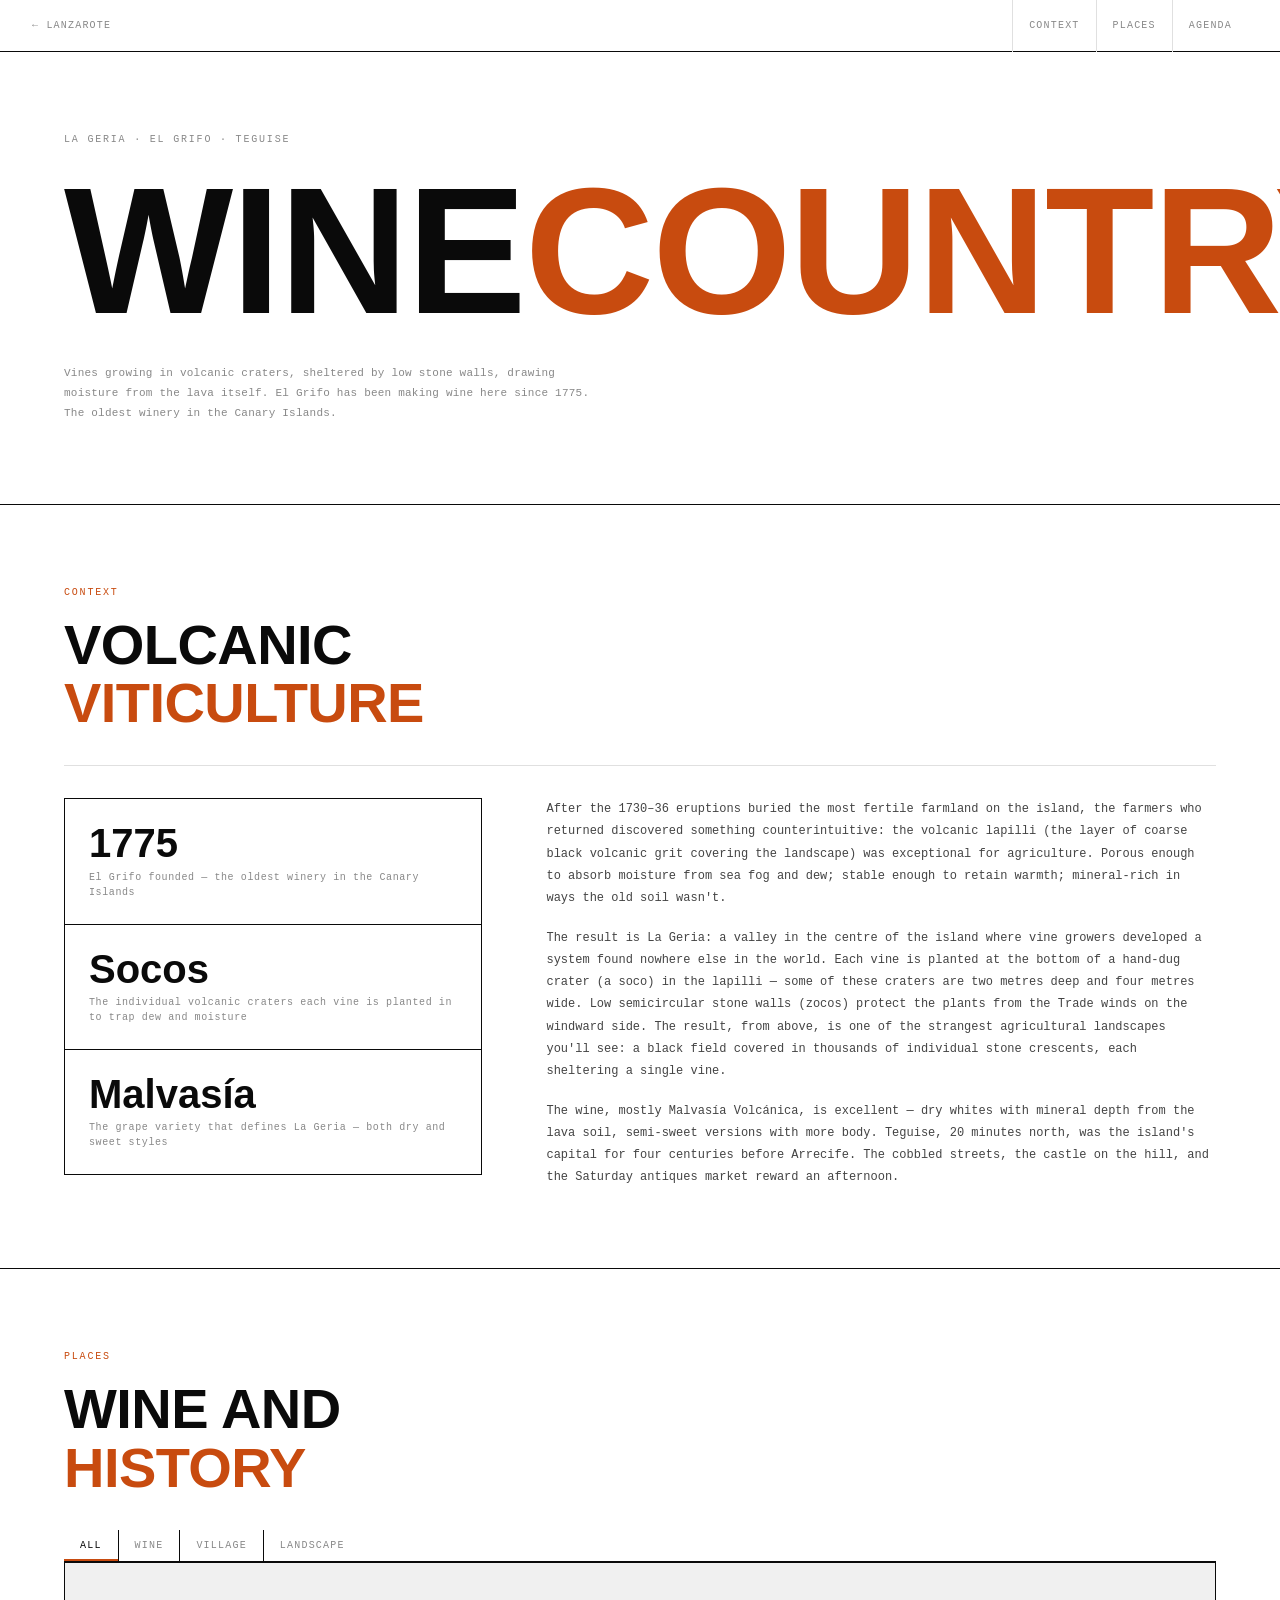
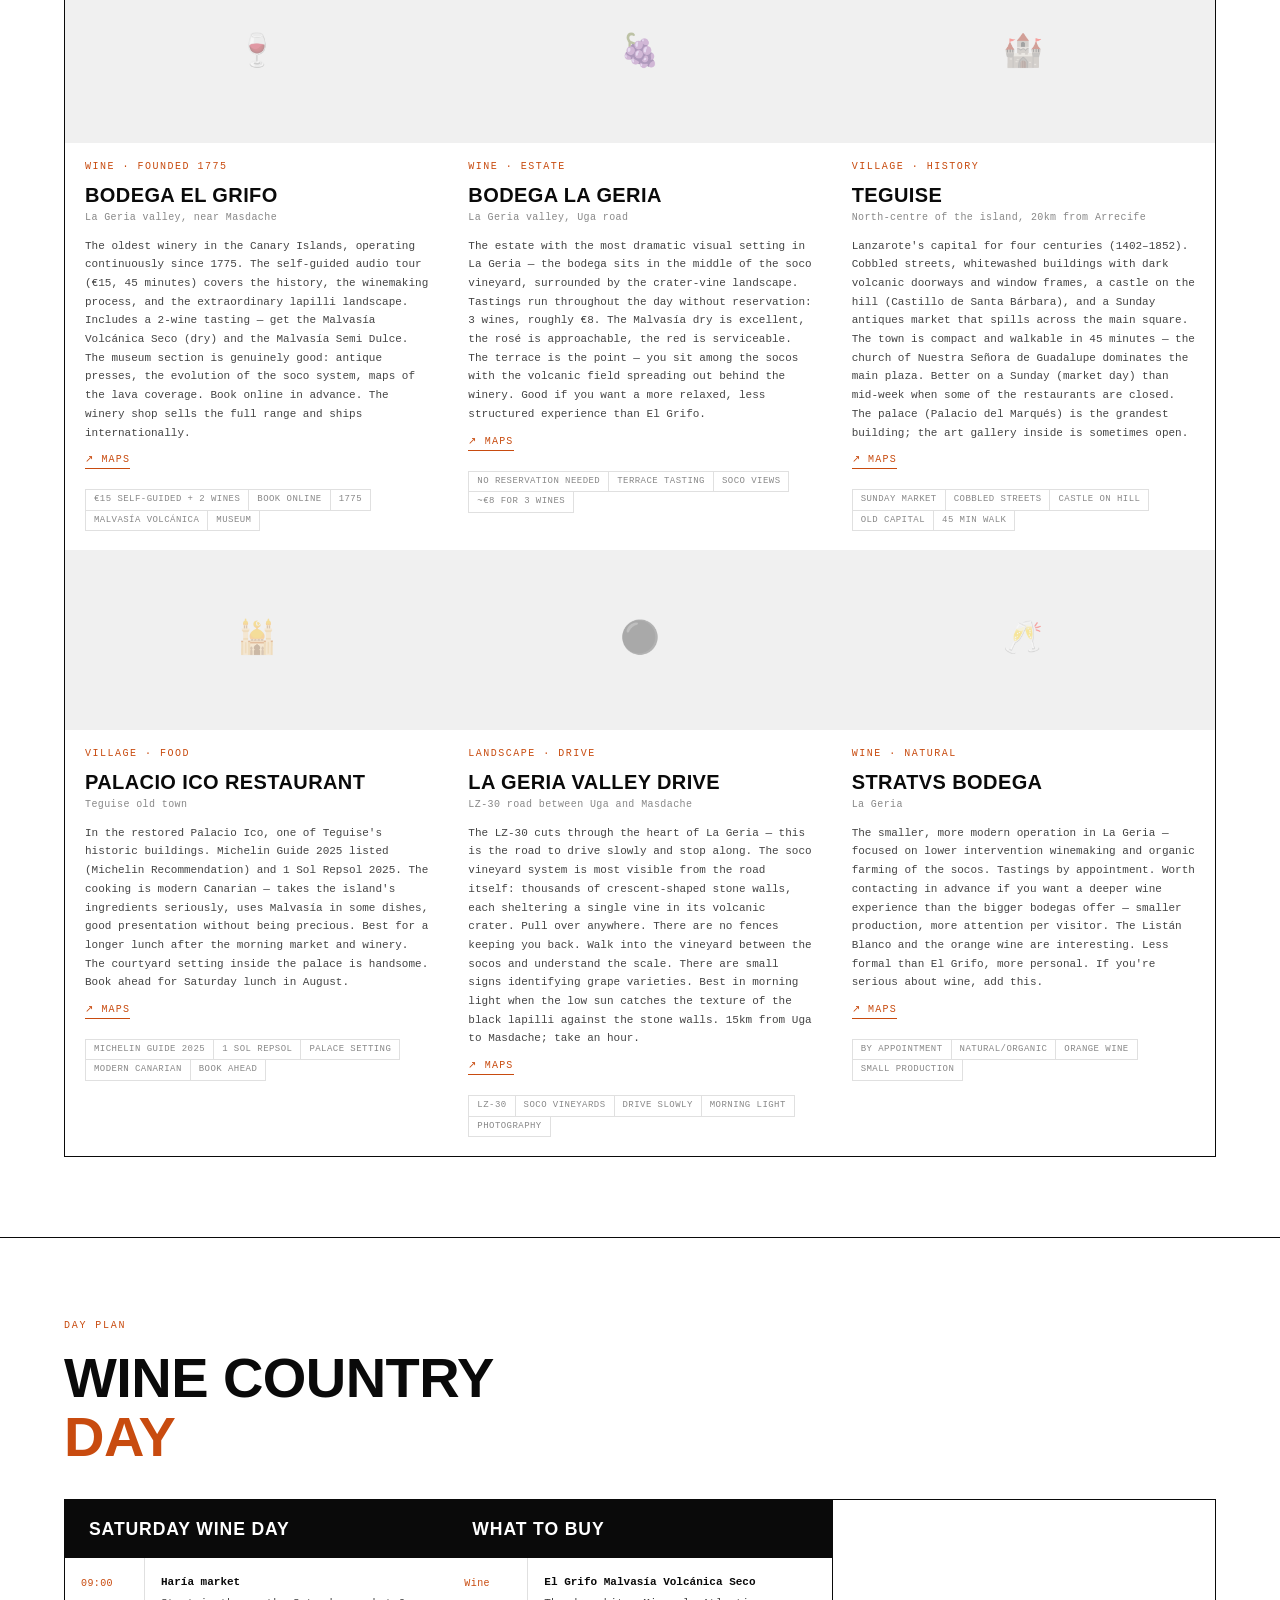
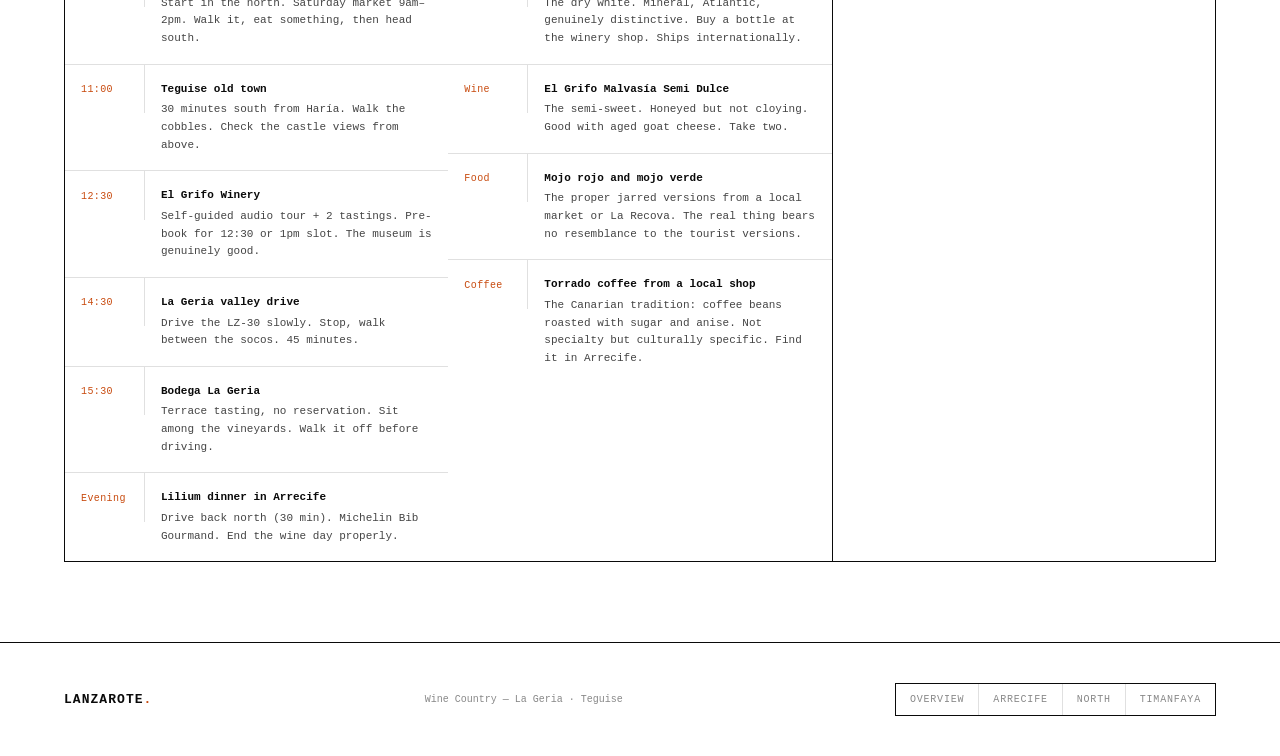
<file: wine.html>
<!DOCTYPE html>
<html lang="en">
<head>
  <meta charset="UTF-8" />
  <meta name="viewport" content="width=device-width, initial-scale=1.0" />
  <title>Wine Country — Lanzarote Guide</title>
  <meta name="description" content="Guide to La Geria wine country and Teguise: El Grifo winery, volcanic crater vineyards, and Lanzarote's old capital." />
  <link rel="stylesheet" href="./style.css" />
</head>
<body>

<nav>
  <a href="./index.html" class="nav-back">← Lanzarote</a>
  <ul class="nav-links">
    <li><a href="#context">Context</a></li>
    <li><a href="#places">Places</a></li>
    <li><a href="#agenda">Agenda</a></li>
  </ul>
</nav>

<div class="hero">
  <div class="hero-bg"></div>
  <div class="hero-content">
    <div class="hero-overline">La Geria · El Grifo · Teguise</div>
    <h1>WINE<em>COUNTRY</em></h1>
    <p class="hero-tagline">Vines growing in volcanic craters, sheltered by low stone walls, drawing moisture from the lava itself. El Grifo has been making wine here since 1775. The oldest winery in the Canary Islands.</p>
  </div>
</div>

<div class="section" id="context">
  <div class="section-label">Context</div>
  <h2 class="section-title">Volcanic<br><em>viticulture</em></h2>

  <div class="history-block">
    <div class="history-stats">
      <div class="stat">
        <div class="stat-number">1775</div>
        <div class="stat-label">El Grifo founded — the oldest winery in the Canary Islands</div>
      </div>
      <div class="stat">
        <div class="stat-number">Socos</div>
        <div class="stat-label">The individual volcanic craters each vine is planted in to trap dew and moisture</div>
      </div>
      <div class="stat">
        <div class="stat-number">Malvasía</div>
        <div class="stat-label">The grape variety that defines La Geria — both dry and sweet styles</div>
      </div>
    </div>
    <div class="section-body">
      <p>After the 1730–36 eruptions buried the most fertile farmland on the island, the farmers who returned discovered something counterintuitive: the volcanic lapilli (the layer of coarse black volcanic grit covering the landscape) was exceptional for agriculture. Porous enough to absorb moisture from sea fog and dew; stable enough to retain warmth; mineral-rich in ways the old soil wasn't.</p>
      <p>The result is La Geria: a valley in the centre of the island where vine growers developed a system found nowhere else in the world. Each vine is planted at the bottom of a hand-dug crater (a soco) in the lapilli — some of these craters are two metres deep and four metres wide. Low semicircular stone walls (zocos) protect the plants from the Trade winds on the windward side. The result, from above, is one of the strangest agricultural landscapes you'll see: a black field covered in thousands of individual stone crescents, each sheltering a single vine.</p>
      <p>The wine, mostly Malvasía Volcánica, is excellent — dry whites with mineral depth from the lava soil, semi-sweet versions with more body. Teguise, 20 minutes north, was the island's capital for four centuries before Arrecife. The cobbled streets, the castle on the hill, and the Saturday antiques market reward an afternoon.</p>
    </div>
  </div>
</div>

<hr class="divider" />

<div class="section" id="places">
  <div class="section-label">Places</div>
  <h2 class="section-title">Wine and<br><em>history</em></h2>

  <div class="filter-bar">
    <button class="filter-btn active" data-filter="all">All</button>
    <button class="filter-btn" data-filter="wine">Wine</button>
    <button class="filter-btn" data-filter="village">Village</button>
    <button class="filter-btn" data-filter="landscape">Landscape</button>
  </div>

  <div class="places-grid">

    <div class="place-card" data-category="wine">
      <div class="place-img"><div class="place-img-placeholder">🍷</div></div>
      <div class="place-category">Wine · Founded 1775</div>
      <div class="place-name">Bodega El Grifo</div>
      <div class="place-address">La Geria valley, near Masdache</div>
      <div class="place-desc">The oldest winery in the Canary Islands, operating continuously since 1775. The self-guided audio tour (€15, 45 minutes) covers the history, the winemaking process, and the extraordinary lapilli landscape. Includes a 2-wine tasting — get the Malvasía Volcánica Seco (dry) and the Malvasía Semi Dulce. The museum section is genuinely good: antique presses, the evolution of the soco system, maps of the lava coverage. Book online in advance. The winery shop sells the full range and ships internationally.</div>
      <a href="https://maps.apple.com/?q=El+Grifo+Winery+Lanzarote" class="maps-link" target="_blank">↗ MAPS</a>
      <div class="place-tags">
        <span class="place-tag">€15 self-guided + 2 wines</span>
        <span class="place-tag">book online</span>
        <span class="place-tag">1775</span>
        <span class="place-tag">malvasía volcánica</span>
        <span class="place-tag">museum</span>
      </div>
    </div>

    <div class="place-card" data-category="wine">
      <div class="place-img"><div class="place-img-placeholder">🍇</div></div>
      <div class="place-category">Wine · Estate</div>
      <div class="place-name">Bodega La Geria</div>
      <div class="place-address">La Geria valley, Uga road</div>
      <div class="place-desc">The estate with the most dramatic visual setting in La Geria — the bodega sits in the middle of the soco vineyard, surrounded by the crater-vine landscape. Tastings run throughout the day without reservation: 3 wines, roughly €8. The Malvasía dry is excellent, the rosé is approachable, the red is serviceable. The terrace is the point — you sit among the socos with the volcanic field spreading out behind the winery. Good if you want a more relaxed, less structured experience than El Grifo.</div>
      <a href="https://maps.apple.com/?q=Bodega+La+Geria+Lanzarote" class="maps-link" target="_blank">↗ MAPS</a>
      <div class="place-tags">
        <span class="place-tag">no reservation needed</span>
        <span class="place-tag">terrace tasting</span>
        <span class="place-tag">soco views</span>
        <span class="place-tag">~€8 for 3 wines</span>
      </div>
    </div>

    <div class="place-card" data-category="village">
      <div class="place-img"><div class="place-img-placeholder">🏰</div></div>
      <div class="place-category">Village · History</div>
      <div class="place-name">Teguise</div>
      <div class="place-address">North-centre of the island, 20km from Arrecife</div>
      <div class="place-desc">Lanzarote's capital for four centuries (1402–1852). Cobbled streets, whitewashed buildings with dark volcanic doorways and window frames, a castle on the hill (Castillo de Santa Bárbara), and a Sunday antiques market that spills across the main square. The town is compact and walkable in 45 minutes — the church of Nuestra Señora de Guadalupe dominates the main plaza. Better on a Sunday (market day) than mid-week when some of the restaurants are closed. The palace (Palacio del Marqués) is the grandest building; the art gallery inside is sometimes open.</div>
      <a href="https://maps.apple.com/?q=Teguise+Lanzarote" class="maps-link" target="_blank">↗ MAPS</a>
      <div class="place-tags">
        <span class="place-tag">sunday market</span>
        <span class="place-tag">cobbled streets</span>
        <span class="place-tag">castle on hill</span>
        <span class="place-tag">old capital</span>
        <span class="place-tag">45 min walk</span>
      </div>
    </div>

    <div class="place-card" data-category="village">
      <div class="place-img"><div class="place-img-placeholder">🕌</div></div>
      <div class="place-category">Village · Food</div>
      <div class="place-name">Palacio Ico Restaurant</div>
      <div class="place-address">Teguise old town</div>
      <div class="place-desc">In the restored Palacio Ico, one of Teguise's historic buildings. Michelin Guide 2025 listed (Michelin Recommendation) and 1 Sol Repsol 2025. The cooking is modern Canarian — takes the island's ingredients seriously, uses Malvasía in some dishes, good presentation without being precious. Best for a longer lunch after the morning market and winery. The courtyard setting inside the palace is handsome. Book ahead for Saturday lunch in August.</div>
      <a href="https://maps.apple.com/?q=Palacio+Ico+Restaurant+Teguise" class="maps-link" target="_blank">↗ MAPS</a>
      <div class="place-tags">
        <span class="place-tag">michelin guide 2025</span>
        <span class="place-tag">1 sol repsol</span>
        <span class="place-tag">palace setting</span>
        <span class="place-tag">modern canarian</span>
        <span class="place-tag">book ahead</span>
      </div>
    </div>

    <div class="place-card" data-category="landscape">
      <div class="place-img"><div class="place-img-placeholder">⚫</div></div>
      <div class="place-category">Landscape · Drive</div>
      <div class="place-name">La Geria Valley Drive</div>
      <div class="place-address">LZ-30 road between Uga and Masdache</div>
      <div class="place-desc">The LZ-30 cuts through the heart of La Geria — this is the road to drive slowly and stop along. The soco vineyard system is most visible from the road itself: thousands of crescent-shaped stone walls, each sheltering a single vine in its volcanic crater. Pull over anywhere. There are no fences keeping you back. Walk into the vineyard between the socos and understand the scale. There are small signs identifying grape varieties. Best in morning light when the low sun catches the texture of the black lapilli against the stone walls. 15km from Uga to Masdache; take an hour.</div>
      <a href="https://maps.apple.com/?q=La+Geria+LZ-30+Lanzarote" class="maps-link" target="_blank">↗ MAPS</a>
      <div class="place-tags">
        <span class="place-tag">LZ-30</span>
        <span class="place-tag">soco vineyards</span>
        <span class="place-tag">drive slowly</span>
        <span class="place-tag">morning light</span>
        <span class="place-tag">photography</span>
      </div>
    </div>

    <div class="place-card" data-category="wine">
      <div class="place-img"><div class="place-img-placeholder">🥂</div></div>
      <div class="place-category">Wine · Natural</div>
      <div class="place-name">Stratvs Bodega</div>
      <div class="place-address">La Geria</div>
      <div class="place-desc">The smaller, more modern operation in La Geria — focused on lower intervention winemaking and organic farming of the socos. Tastings by appointment. Worth contacting in advance if you want a deeper wine experience than the bigger bodegas offer — smaller production, more attention per visitor. The Listán Blanco and the orange wine are interesting. Less formal than El Grifo, more personal. If you're serious about wine, add this.</div>
      <a href="https://maps.apple.com/?q=Stratvs+Bodega+Lanzarote" class="maps-link" target="_blank">↗ MAPS</a>
      <div class="place-tags">
        <span class="place-tag">by appointment</span>
        <span class="place-tag">natural/organic</span>
        <span class="place-tag">orange wine</span>
        <span class="place-tag">small production</span>
      </div>
    </div>

  </div>
</div>

<hr class="divider" />

<div class="section" id="agenda">
  <div class="section-label">Day plan</div>
  <h2 class="section-title">Wine country<br><em>day</em></h2>

  <div class="agenda-grid">
    <div class="agenda-card">
      <div class="agenda-header">Saturday Wine Day</div>
      <div class="agenda-items">
        <div class="agenda-item">
          <div class="agenda-time">09:00</div>
          <div class="agenda-activity"><strong>Haría market</strong>Start in the north. Saturday market 9am–2pm. Walk it, eat something, then head south.</div>
        </div>
        <div class="agenda-item">
          <div class="agenda-time">11:00</div>
          <div class="agenda-activity"><strong>Teguise old town</strong>30 minutes south from Haría. Walk the cobbles. Check the castle views from above.</div>
        </div>
        <div class="agenda-item">
          <div class="agenda-time">12:30</div>
          <div class="agenda-activity"><strong>El Grifo Winery</strong>Self-guided audio tour + 2 tastings. Pre-book for 12:30 or 1pm slot. The museum is genuinely good.</div>
        </div>
        <div class="agenda-item">
          <div class="agenda-time">14:30</div>
          <div class="agenda-activity"><strong>La Geria valley drive</strong>Drive the LZ-30 slowly. Stop, walk between the socos. 45 minutes.</div>
        </div>
        <div class="agenda-item">
          <div class="agenda-time">15:30</div>
          <div class="agenda-activity"><strong>Bodega La Geria</strong>Terrace tasting, no reservation. Sit among the vineyards. Walk it off before driving.</div>
        </div>
        <div class="agenda-item">
          <div class="agenda-time">Evening</div>
          <div class="agenda-activity"><strong>Lilium dinner in Arrecife</strong>Drive back north (30 min). Michelin Bib Gourmand. End the wine day properly.</div>
        </div>
      </div>
    </div>

    <div class="agenda-card">
      <div class="agenda-header">What to buy</div>
      <div class="agenda-items">
        <div class="agenda-item">
          <div class="agenda-time">Wine</div>
          <div class="agenda-activity"><strong>El Grifo Malvasía Volcánica Seco</strong>The dry white. Mineral, Atlantic, genuinely distinctive. Buy a bottle at the winery shop. Ships internationally.</div>
        </div>
        <div class="agenda-item">
          <div class="agenda-time">Wine</div>
          <div class="agenda-activity"><strong>El Grifo Malvasía Semi Dulce</strong>The semi-sweet. Honeyed but not cloying. Good with aged goat cheese. Take two.</div>
        </div>
        <div class="agenda-item">
          <div class="agenda-time">Food</div>
          <div class="agenda-activity"><strong>Mojo rojo and mojo verde</strong>The proper jarred versions from a local market or La Recova. The real thing bears no resemblance to the tourist versions.</div>
        </div>
        <div class="agenda-item">
          <div class="agenda-time">Coffee</div>
          <div class="agenda-activity"><strong>Torrado coffee from a local shop</strong>The Canarian tradition: coffee beans roasted with sugar and anise. Not specialty but culturally specific. Find it in Arrecife.</div>
        </div>
      </div>
    </div>
  </div>
</div>

<footer>
  <div class="footer-logo">Lanzarote<span>.</span></div>
  <div class="footer-note">Wine Country — La Geria · Teguise</div>
  <ul class="footer-links">
    <li><a href="./index.html">Overview</a></li>
    <li><a href="./arrecife.html">Arrecife</a></li>
    <li><a href="./north.html">North</a></li>
    <li><a href="./timanfaya.html">Timanfaya</a></li>
  </ul>
</footer>

<button class="back-to-top">↑</button>
<script src="./script.js"></script>
</body>
</html>
</file>
<file: style.css>
*, *::before, *::after { box-sizing: border-box; margin: 0; padding: 0; }

:root {
  --bg: #ffffff;
  --text: #0a0a0a;
  --text-dim: #444444;
  --text-muted: #888888;
  --accent: #C84B0F;
  --border: #0a0a0a;
  --border-light: #e0e0e0;
  --nav-h: 52px;
}

html { scroll-behavior: smooth; }

body {
  background: var(--bg);
  color: var(--text);
  font-family: 'Courier New', Courier, monospace;
  font-size: 12px;
  line-height: 1.5;
  -webkit-font-smoothing: antialiased;
}

a { color: var(--text); text-decoration: none; transition: color 0.15s; }
a:hover { color: var(--accent); }
img { display: block; max-width: 100%; }

/* ── NAV ── */
nav {
  position: fixed;
  top: 0;
  left: 0;
  right: 0;
  z-index: 100;
  height: var(--nav-h);
  display: flex;
  align-items: center;
  padding: 0 2rem;
  background: #ffffff;
  border-bottom: 1px solid var(--border);
}
nav.scrolled { background: #ffffff; }

.nav-logo {
  font-family: 'Courier New', Courier, monospace;
  font-size: 13px;
  font-weight: 700;
  color: var(--text);
  letter-spacing: 0.08em;
  text-transform: uppercase;
  flex-shrink: 0;
}
.nav-logo span { color: var(--accent); }

.nav-links {
  display: flex;
  gap: 0;
  margin-left: auto;
  list-style: none;
}
.nav-links a {
  font-family: 'Courier New', Courier, monospace;
  font-size: 10px;
  letter-spacing: 0.12em;
  text-transform: uppercase;
  color: var(--text-muted);
  padding: 0 1rem;
  border-left: 1px solid var(--border-light);
  display: block;
  line-height: var(--nav-h);
  transition: color 0.15s;
}
.nav-links a:hover,
.nav-links a.active { color: var(--text); }

.nav-back {
  font-family: 'Courier New', Courier, monospace;
  font-size: 10px;
  letter-spacing: 0.12em;
  text-transform: uppercase;
  color: var(--text-muted);
  transition: color 0.15s;
}
.nav-back:hover { color: var(--accent); }

/* ── HERO ── */
.hero {
  padding: calc(var(--nav-h) + 5rem) 4rem 5rem;
  border-bottom: 1px solid var(--border);
  position: relative;
  overflow: hidden;
}
.hero-bg,
.hero-scroll,
.hero-scroll-line { display: none; }
.hero-content { position: static; max-width: none; }

.hero-overline {
  font-family: 'Courier New', Courier, monospace;
  font-size: 10px;
  letter-spacing: 0.18em;
  text-transform: uppercase;
  color: var(--text-muted);
  margin-bottom: 1.5rem;
}

.hero h1 {
  font-family: 'Helvetica Neue', Helvetica, Arial, sans-serif;
  font-size: clamp(4.5rem, 14vw, 13rem);
  font-weight: 700;
  line-height: 0.9;
  letter-spacing: -0.01em;
  text-transform: uppercase;
  color: var(--text);
  margin-bottom: 2rem;
}
.hero h1 em {
  font-style: normal !important;
  color: var(--accent);
}

.hero-tagline {
  font-family: 'Courier New', Courier, monospace;
  font-size: 11px;
  color: var(--text-muted);
  max-width: 540px;
  line-height: 1.8;
  letter-spacing: 0.02em;
  font-style: normal;
}

/* ── SECTIONS ── */
.section { padding: 5rem 4rem; max-width: 1280px; margin: 0 auto; }
.section-sm { padding: 3rem 4rem; max-width: 1280px; margin: 0 auto; }
.full-width-section { padding: 5rem 4rem; }

.section-label {
  font-family: 'Courier New', Courier, monospace;
  font-size: 10px;
  letter-spacing: 0.18em;
  text-transform: uppercase;
  color: var(--accent);
  margin-bottom: 1rem;
}

.section-title {
  font-family: 'Helvetica Neue', Helvetica, Arial, sans-serif;
  font-size: clamp(2rem, 5vw, 3.5rem);
  font-weight: 700;
  letter-spacing: -0.01em;
  line-height: 1.05;
  text-transform: uppercase;
  margin-bottom: 2rem;
  color: var(--text);
}
.section-title em {
  font-style: normal;
  color: var(--accent);
}

.section-body {
  font-family: 'Courier New', Courier, monospace;
  font-size: 12px;
  line-height: 1.85;
  color: var(--text-dim);
  max-width: 680px;
}
.section-body p { font-family: 'Courier New', Courier, monospace; font-size: 12px; line-height: 1.85; color: var(--text-dim); }
.section-body p + p { margin-top: 1.1rem; }

/* ── DIVIDER ── */
.divider {
  border: none;
  border-top: 1px solid var(--border);
  margin: 0;
}

/* ── HISTORY BLOCK ── */
.history-block {
  display: grid;
  grid-template-columns: 1fr 1.6fr;
  gap: 4rem;
  align-items: start;
  padding-top: 2rem;
  border-top: 1px solid var(--border-light);
}
.history-stats {
  display: flex;
  flex-direction: column;
  gap: 0;
}
.stat {
  padding: 1.5rem;
  border: 1px solid var(--border);
  margin-bottom: -1px;
}
.stat-number {
  font-family: 'Helvetica Neue', Helvetica, Arial, sans-serif;
  font-size: 2.5rem;
  font-weight: 700;
  color: var(--text);
  line-height: 1;
  margin-bottom: 0.4rem;
}
.stat-label {
  font-family: 'Courier New', Courier, monospace;
  font-size: 10px;
  letter-spacing: 0.06em;
  color: var(--text-muted);
}

/* ── FILTER BAR ── */
.filter-bar {
  display: flex;
  gap: 0;
  border-bottom: 1px solid var(--border);
  margin-bottom: 0;
  padding: 0;
  flex-wrap: wrap;
}
.filter-btn {
  padding: 10px 16px;
  background: none;
  border: none;
  border-right: 1px solid var(--border);
  font-family: 'Courier New', Courier, monospace;
  font-size: 10px;
  letter-spacing: 0.12em;
  text-transform: uppercase;
  cursor: pointer;
  color: var(--text-muted);
  transition: color 0.15s;
  position: relative;
}
.filter-btn:hover { color: var(--text); }
.filter-btn.active {
  color: var(--text);
  box-shadow: inset 0 -2px 0 var(--accent);
}
.filter-btn:last-child { border-right: none; }

/* ── PLACES GRID ── */
.places-grid {
  display: grid;
  grid-template-columns: repeat(auto-fill, minmax(320px, 1fr));
  gap: 0;
  border: 1px solid var(--border);
}
.place-card {
  background: #ffffff;
  border-right: 1px solid var(--border);
  border-bottom: 1px solid var(--border);
  margin: 0 -1px -1px 0;
  padding: 20px;
  position: relative;
  overflow: hidden;
  transition: background 0.15s;
}
.place-card:hover { background: #f5f5f5; }
.place-card.hidden { display: none; }

.place-img {
  width: calc(100% + 40px);
  margin: -20px -20px 16px -20px;
  height: 180px;
  overflow: hidden;
  background: #f0f0f0;
}
.place-img img {
  width: 100%;
  height: 100%;
  object-fit: cover;
  display: block;
  filter: grayscale(20%);
  transition: filter 0.2s;
}
.place-card:hover .place-img img { filter: grayscale(0%); }

.place-img-placeholder {
  width: 100%;
  height: 100%;
  background: #f0f0f0;
  display: flex;
  align-items: center;
  justify-content: center;
  font-size: 2rem;
  opacity: 0.4;
}

.place-category {
  font-family: 'Courier New', Courier, monospace;
  font-size: 10px;
  letter-spacing: 0.15em;
  text-transform: uppercase;
  color: var(--accent);
  margin-bottom: 0.6rem;
}
.place-name {
  font-family: 'Helvetica Neue', Helvetica, Arial, sans-serif;
  font-size: 20px;
  font-weight: 700;
  text-transform: uppercase;
  margin-bottom: 0.25rem;
  line-height: 1.1;
  color: var(--text);
  letter-spacing: 0.02em;
}
.place-address {
  font-family: 'Courier New', Courier, monospace;
  font-size: 10px;
  color: var(--text-muted);
  margin-bottom: 0.75rem;
  letter-spacing: 0.04em;
}
.place-desc {
  font-family: 'Courier New', Courier, monospace;
  font-size: 11px;
  color: var(--text-dim);
  line-height: 1.7;
  margin-bottom: 0;
}
.maps-link {
  display: inline-block;
  font-family: 'Courier New', Courier, monospace;
  font-size: 10px;
  letter-spacing: 0.12em;
  text-transform: uppercase;
  color: var(--accent);
  text-decoration: none;
  border-bottom: 1px solid var(--accent);
  padding-bottom: 1px;
  margin-top: 10px;
  margin-bottom: 12px;
}
.maps-link:hover { opacity: 0.7; color: var(--accent); }

.place-tags {
  display: flex;
  flex-wrap: wrap;
  gap: 0;
  margin-top: 8px;
}
.place-tag {
  font-family: 'Courier New', Courier, monospace;
  font-size: 9px;
  padding: 3px 8px;
  border: 1px solid var(--border-light);
  color: var(--text-muted);
  letter-spacing: 0.05em;
  margin-right: -1px;
  margin-bottom: -1px;
  text-transform: uppercase;
}

/* ── AREA RANKING ── */
.neighbourhood-ranking {
  border: 1px solid var(--border);
  margin: 2.5rem 0;
}
.ranking-header {
  display: grid;
  grid-template-columns: 4rem 1fr 9rem 1fr;
  background: var(--text);
  color: #ffffff;
  border-bottom: 1px solid var(--border);
}
.ranking-header > div {
  padding: 10px 16px;
  font-family: 'Courier New', Courier, monospace;
  font-size: 10px;
  letter-spacing: 0.15em;
  text-transform: uppercase;
  border-right: 1px solid #333;
}
.ranking-header > div:last-child { border-right: none; }

.ranking-row {
  display: grid;
  grid-template-columns: 4rem 1fr 9rem 1fr;
  border-bottom: 1px solid var(--border-light);
}
.ranking-row:last-child { border-bottom: none; }
.ranking-row > div {
  padding: 14px 16px;
  font-family: 'Courier New', Courier, monospace;
  font-size: 11px;
  border-right: 1px solid var(--border-light);
  line-height: 1.5;
  color: var(--text-dim);
}
.ranking-row > div:last-child { border-right: none; }

.ranking-rank {
  font-family: 'Helvetica Neue', Helvetica, Arial, sans-serif !important;
  font-size: 22px !important;
  font-weight: 700;
  color: var(--text-muted) !important;
  display: flex;
  align-items: center;
}
.ranking-name {
  font-family: 'Helvetica Neue', Helvetica, Arial, sans-serif !important;
  font-size: 15px !important;
  font-weight: 700;
  text-transform: uppercase;
  letter-spacing: 0.02em;
  color: var(--text) !important;
  display: flex;
  align-items: center;
}
.priority-essential {
  color: var(--accent) !important;
  font-weight: 700;
  letter-spacing: 0.1em;
  font-size: 10px !important;
  text-transform: uppercase;
  display: flex;
  align-items: center;
}
.priority-high {
  color: var(--text) !important;
  font-weight: 700;
  letter-spacing: 0.1em;
  font-size: 10px !important;
  text-transform: uppercase;
  display: flex;
  align-items: center;
}
.priority-morning {
  color: var(--text-muted) !important;
  letter-spacing: 0.1em;
  font-size: 10px !important;
  text-transform: uppercase;
  display: flex;
  align-items: center;
}
.ranking-why {
  font-size: 10px !important;
  display: flex;
  align-items: center;
}

/* ── AREA CARDS (index) ── */
.neighborhoods-grid {
  display: grid;
  grid-template-columns: repeat(auto-fill, minmax(300px, 1fr));
  gap: 0;
  margin-top: 2rem;
  border: 1px solid var(--border);
}
.neighborhood-card {
  position: relative;
  border-right: 1px solid var(--border);
  border-bottom: 1px solid var(--border);
  margin: 0 -1px -1px 0;
  cursor: pointer;
  display: block;
  text-decoration: none;
  padding: 2rem;
  min-height: 220px;
  background: #fff;
  transition: background 0.15s;
}
.neighborhood-card:hover { background: #f5f5f5; color: var(--text); }
.neighborhood-card-bg, .neighborhood-card-overlay { display: none; }
.neighborhood-card-content { position: static; padding: 0; background: none; }
.neighborhood-card-label {
  font-family: 'Courier New', Courier, monospace;
  font-size: 10px;
  letter-spacing: 0.15em;
  text-transform: uppercase;
  color: var(--accent);
  margin-bottom: 0.5rem;
}
.neighborhood-card-name {
  font-family: 'Helvetica Neue', Helvetica, Arial, sans-serif;
  font-size: 2rem;
  font-weight: 700;
  text-transform: uppercase;
  color: var(--text);
  line-height: 1.05;
  margin-bottom: 0.75rem;
  letter-spacing: 0.01em;
}
.neighborhood-card-tagline {
  font-family: 'Courier New', Courier, monospace;
  font-size: 11px;
  color: var(--text-dim);
  line-height: 1.65;
}
.neighborhood-card-arrow {
  position: absolute;
  top: 1.5rem;
  right: 1.5rem;
  font-size: 1.1rem;
  color: var(--text-muted);
  transition: color 0.15s;
}
.neighborhood-card:hover .neighborhood-card-arrow { color: var(--accent); }

/* ── AGENDA ── */
.agenda-grid {
  display: grid;
  grid-template-columns: repeat(auto-fill, minmax(340px, 1fr));
  gap: 0;
  margin-top: 2rem;
  border: 1px solid var(--border);
}
.agenda-card {
  background: #fff;
  border-right: 1px solid var(--border);
  border-bottom: 1px solid var(--border);
  margin: 0 -1px -1px 0;
  overflow: hidden;
}
.agenda-header {
  padding: 1rem 1.5rem;
  background: var(--text);
  color: #ffffff;
  font-family: 'Helvetica Neue', Helvetica, Arial, sans-serif;
  font-size: 1.1rem;
  font-weight: 700;
  text-transform: uppercase;
  letter-spacing: 0.05em;
}
.agenda-items { padding: 0; }
.agenda-item {
  display: grid;
  grid-template-columns: 5rem 1fr;
  gap: 0;
  border-bottom: 1px solid var(--border-light);
  align-items: start;
}
.agenda-item:last-child { border-bottom: none; }
.agenda-time {
  font-family: 'Courier New', Courier, monospace;
  font-size: 10px;
  letter-spacing: 0.04em;
  color: var(--accent);
  padding: 1rem;
  border-right: 1px solid var(--border-light);
  font-variant-numeric: tabular-nums;
  display: flex;
  align-items: flex-start;
  padding-top: 1.1rem;
}
.agenda-activity {
  font-family: 'Courier New', Courier, monospace;
  font-size: 11px;
  color: var(--text-dim);
  line-height: 1.6;
  padding: 1rem;
}
.agenda-activity strong {
  display: block;
  color: var(--text);
  font-weight: 700;
  margin-bottom: 0.2rem;
  font-size: 11px;
  font-family: 'Courier New', Courier, monospace;
}

/* ── ESSENTIALS ── */
.essentials {
  display: grid;
  grid-template-columns: repeat(auto-fill, minmax(150px, 1fr));
  gap: 0;
  margin-top: 1.5rem;
  border: 1px solid var(--border);
}
.essential-item {
  padding: 1rem;
  background: #fff;
  border-right: 1px solid var(--border);
  border-bottom: 1px solid var(--border);
  margin: 0 -1px -1px 0;
}
.essential-icon { font-size: 1rem; margin-bottom: 0.4rem; }
.essential-label {
  font-family: 'Courier New', Courier, monospace;
  font-size: 9px;
  letter-spacing: 0.12em;
  text-transform: uppercase;
  color: var(--text-muted);
  margin-bottom: 0.25rem;
}
.essential-value {
  font-family: 'Courier New', Courier, monospace;
  font-size: 11px;
  color: var(--text);
}

/* ── INTRO CARD ── */
.intro-card {
  background: #f7f7f7;
  border: 1px solid var(--border);
  padding: 1.5rem 2rem;
  margin-bottom: 1.5rem;
}
.intro-card p {
  font-family: 'Courier New', Courier, monospace;
  font-size: 11px;
  line-height: 1.8;
  color: var(--text-dim);
}
.intro-card strong { color: var(--text); font-weight: 700; }

/* ── BASE CARD ── */
.base-card {
  background: #f7f7f7;
  border: 1px solid var(--border);
  padding: 1.5rem 2rem;
}
.base-card-label {
  font-family: 'Courier New', Courier, monospace;
  font-size: 10px;
  font-weight: 700;
  letter-spacing: 0.15em;
  text-transform: uppercase;
  color: var(--accent);
  margin-bottom: 0.75rem;
}
.base-card p {
  font-family: 'Courier New', Courier, monospace;
  font-size: 11px;
  color: var(--text-dim);
  line-height: 1.7;
}
.base-card strong { color: var(--text); font-weight: 700; }

/* ── LANZAROTE INTRO ── */
.munich-intro {
  padding: 5rem 4rem 0;
  max-width: 1280px;
  margin: 0 auto;
}
.munich-intro-grid {
  display: grid;
  grid-template-columns: 1fr 1fr;
  gap: 4rem;
  align-items: start;
  margin-top: 2rem;
}
.munich-fact {
  font-family: 'Courier New', Courier, monospace;
  font-size: 10px;
  color: var(--text-muted);
  border-top: 1px solid var(--border-light);
  padding-top: 1rem;
  margin-top: 1.5rem;
}

/* ── PHOTO GRID ── */
.photo-grid {
  display: grid;
  grid-template-columns: repeat(3, 1fr);
  gap: 0;
  margin-top: 2rem;
  border: 1px solid var(--border);
}
.photo-spot {
  aspect-ratio: 4/3;
  background: #f0f0f0;
  border-right: 1px solid var(--border);
  border-bottom: 1px solid var(--border);
  margin: 0 -1px -1px 0;
  position: relative;
  overflow: hidden;
}
.photo-spot img { width: 100%; height: 100%; object-fit: cover; }
.photo-spot-overlay {
  position: absolute;
  bottom: 0; left: 0; right: 0;
  padding: 0.6rem 0.75rem;
  background: rgba(255,255,255,0.93);
  font-family: 'Courier New', Courier, monospace;
  font-size: 10px;
  letter-spacing: 0.08em;
  text-transform: uppercase;
  color: var(--text);
  border-top: 1px solid var(--border);
  opacity: 0;
  transition: opacity 0.15s;
}
.photo-spot:hover .photo-spot-overlay { opacity: 1; }
.photo-spot-placeholder {
  width: 100%; height: 100%;
  display: flex; align-items: center; justify-content: center;
  font-size: 2rem; background: #f0f0f0; opacity: 0.4;
}

/* ── FOOTER ── */
footer {
  padding: 2.5rem 4rem;
  border-top: 1px solid var(--border);
  display: flex;
  align-items: center;
  justify-content: space-between;
  flex-wrap: wrap;
  gap: 1.5rem;
  background: #fff;
}
.footer-logo {
  font-family: 'Courier New', Courier, monospace;
  font-size: 13px;
  font-weight: 700;
  text-transform: uppercase;
  letter-spacing: 0.08em;
  color: var(--text);
}
.footer-logo span { color: var(--accent); }
.footer-note {
  font-family: 'Courier New', Courier, monospace;
  font-size: 10px;
  color: var(--text-muted);
}
.footer-links {
  display: flex;
  gap: 0;
  list-style: none;
  border: 1px solid var(--border);
}
.footer-links li a {
  font-family: 'Courier New', Courier, monospace;
  font-size: 10px;
  color: var(--text-muted);
  letter-spacing: 0.08em;
  text-transform: uppercase;
  padding: 8px 14px;
  display: block;
  border-right: 1px solid var(--border-light);
  transition: color 0.15s;
}
.footer-links li:last-child a { border-right: none; }
.footer-links a:hover { color: var(--accent); }

/* ── BACK TO TOP ── */
.back-to-top {
  position: fixed;
  bottom: 2rem; right: 2rem;
  width: 2.5rem; height: 2.5rem;
  background: var(--text);
  border: 1px solid var(--border);
  display: flex; align-items: center; justify-content: center;
  color: #ffffff;
  cursor: pointer;
  font-size: 1rem;
  font-family: 'Courier New', Courier, monospace;
  opacity: 0;
  transform: translateY(8px);
  transition: all 0.2s;
  z-index: 99;
}
.back-to-top.visible { opacity: 1; transform: translateY(0); }
.back-to-top:hover { background: var(--accent); border-color: var(--accent); }

/* ── RESPONSIVE ── */
@media (max-width: 900px) {
  .ranking-header,
  .ranking-row { grid-template-columns: 3.5rem 1fr 8rem; }
  .ranking-header > div:last-child,
  .ranking-row > div:last-child { display: none; }
}
@media (max-width: 768px) {
  .hero { padding: calc(var(--nav-h) + 2.5rem) 1.5rem 3rem; }
  .section, .section-sm, .full-width-section { padding: 3rem 1.5rem; }
  .munich-intro { padding: 3rem 1.5rem 0; }
  .munich-intro-grid { grid-template-columns: 1fr; gap: 2rem; }
  .history-block { grid-template-columns: 1fr; gap: 2rem; }
  .places-grid { grid-template-columns: 1fr; }
  .photo-grid { grid-template-columns: repeat(2, 1fr); }
  .neighborhoods-grid { grid-template-columns: 1fr; }
  .agenda-grid { grid-template-columns: 1fr; }
  .ranking-header,
  .ranking-row { grid-template-columns: 3rem 1fr; }
  .ranking-header > div:nth-child(3),
  .ranking-header > div:nth-child(4),
  .ranking-row > div:nth-child(3),
  .ranking-row > div:nth-child(4) { display: none; }
  footer { padding: 2rem 1.5rem; flex-direction: column; align-items: flex-start; }
  .nav-links { display: none; }
}
@media (max-width: 480px) {
  .photo-grid { grid-template-columns: 1fr; }
  .essentials { grid-template-columns: repeat(2, 1fr); }
}
</file>
